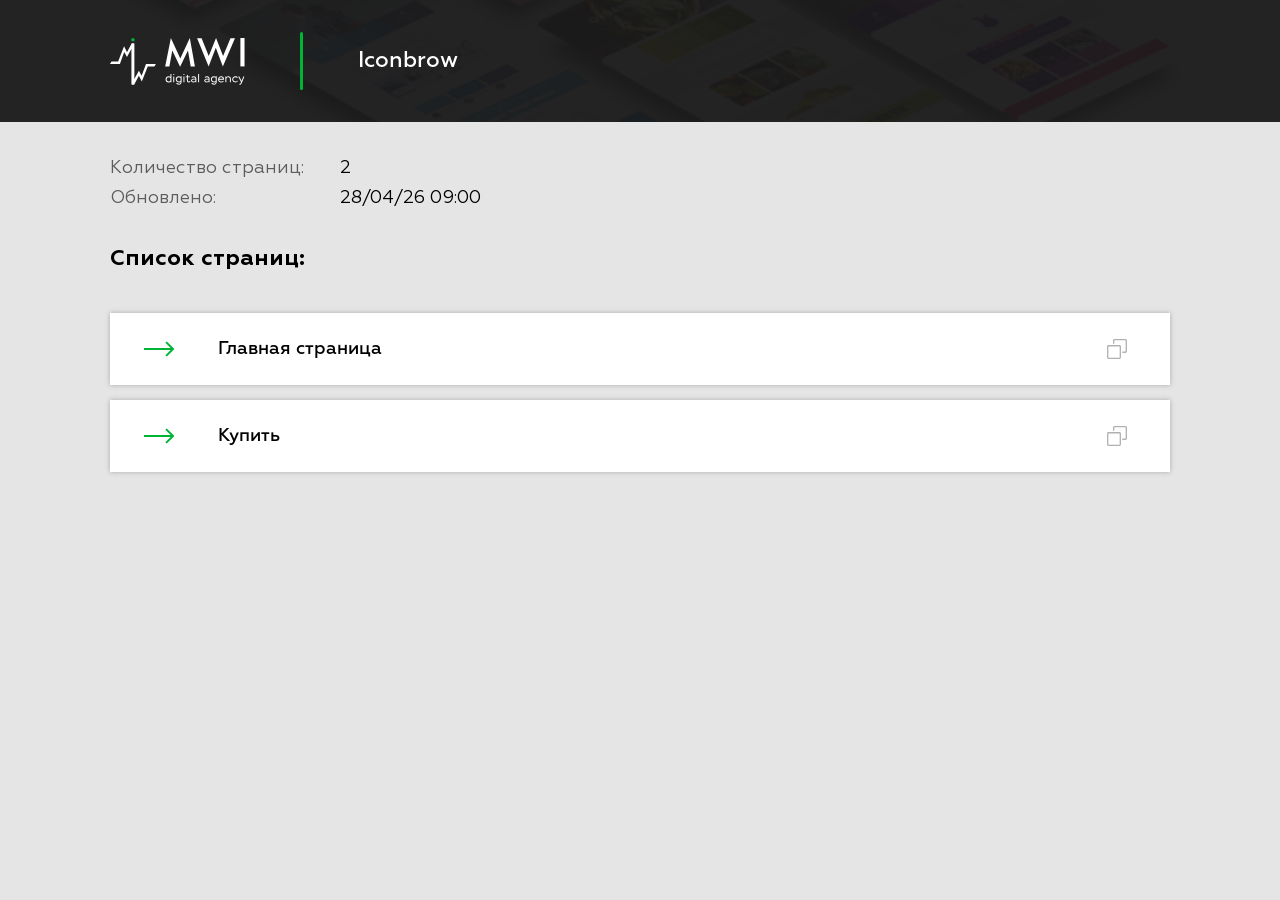
<file: index.html>
<!DOCTYPE html>
<html lang="ru">
	<head>
		<meta http-equiv="Content-Type" content="text/html; charset=utf-8">
		<!-- Переключение IE в последнию версию, на случай если в настройках пользователя стоит меньшая -->
		<meta http-equiv="X-UA-Compatible" content="IE=edge">

		<!-- Адаптирование страницы для мобильных устройств -->
		<meta name="viewport" content="width=device-width, initial-scale=1, maximum-scale=1">

		<!-- Запрет распознования номера телефона -->
		<meta name="format-detection" content="telephone=no">
		<meta name="SKYPE_TOOLBAR" content ="SKYPE_TOOLBAR_PARSER_COMPATIBLE">

		<!-- Заголовок страницы -->
		<title>Digital-агентство полного цикла. Создание и продвижение сайтов, SEO-оптимизация и контекстная реклама, а также комплексная поддержка</title>

		<!-- Данное значение часто используют(использовали) поисковые системы -->
		<meta name="description" content="">
		<meta name="keywords" content="">

		<!-- Традиционная иконка сайта, размер 16x16, прозрачность поддерживается. Рекомендуемый формат: .ico или .png -->
		<link rel="shortcut icon" href="images/favicon.ico">

		<!-- Подключение файлов стилей -->
		<link rel="stylesheet" href="stubMwi_css/stubMwi.css">
	</head>

	<body>
		<!-- Основная часть -->
		<div class="heade_stub">
			<div class="cont_stub">
				<div class="logo">
					<div>
						<img src="stubMwi_img/mwiLogo.svg" alt="">
					</div>
				</div>

				<div class="sep"></div>

				<div class="name_stub">Iconbrow</div>
			</div>
		</div>


		<section class="section_stub">
			<div class="cont_stub">
				<div class="info">
					<div class="line">
						<div class="desc">Количество страниц:</div>

						<div class="val">2</div>
					</div>

					<div class="line">
						<div class="desc">Обновлено:</div>

						<div class="val">28/04/26 09:00</div>
					</div>
				</div>

				<div class="title">Список страниц:</div>

				<div class="pages">
					<a href="main.html" class="page tooltip">
						Главная страница

						<button type="button" class="copy" data-href-link="main.html"></button>

						<span class="tooltip_text">Ссылка скопирована</span>
					</a>
					<a href="buy.html" class="page tooltip">
						Купить

						<button type="button" class="copy" data-href-link="main.html"></button>

						<span class="tooltip_text">Ссылка скопирована</span>
					</a>
				</div>
			</div>
		</section>
		<!-- End Основная часть -->


		<!-- Подключение javascript файлов -->
		<script src="https:/code.jquery.com/jquery-3.5.1.min.js" integrity="sha256-9/aliU8dGd2tb6OSsuzixeV4y/faTqgFtohetphbbj0=" crossorigin="anonymous"></script>

		<script>
			$(function(){
				$('body').on('click', '.pages .page .copy', function(e) {
					e.preventDefault()
					$(this).parent().addClass('show')
					let value = $(this).data('href-link')

					let $temp = $("<input>")

					$("body").append($temp)

					$temp.val(value).select()

					document.execCommand("copy")

					$temp.remove()

					setTimeout(function(){
						$('.pages .page').removeClass('show')
					}, 1000)
				})
			})
		</script>
	</body>
</html>
</file>
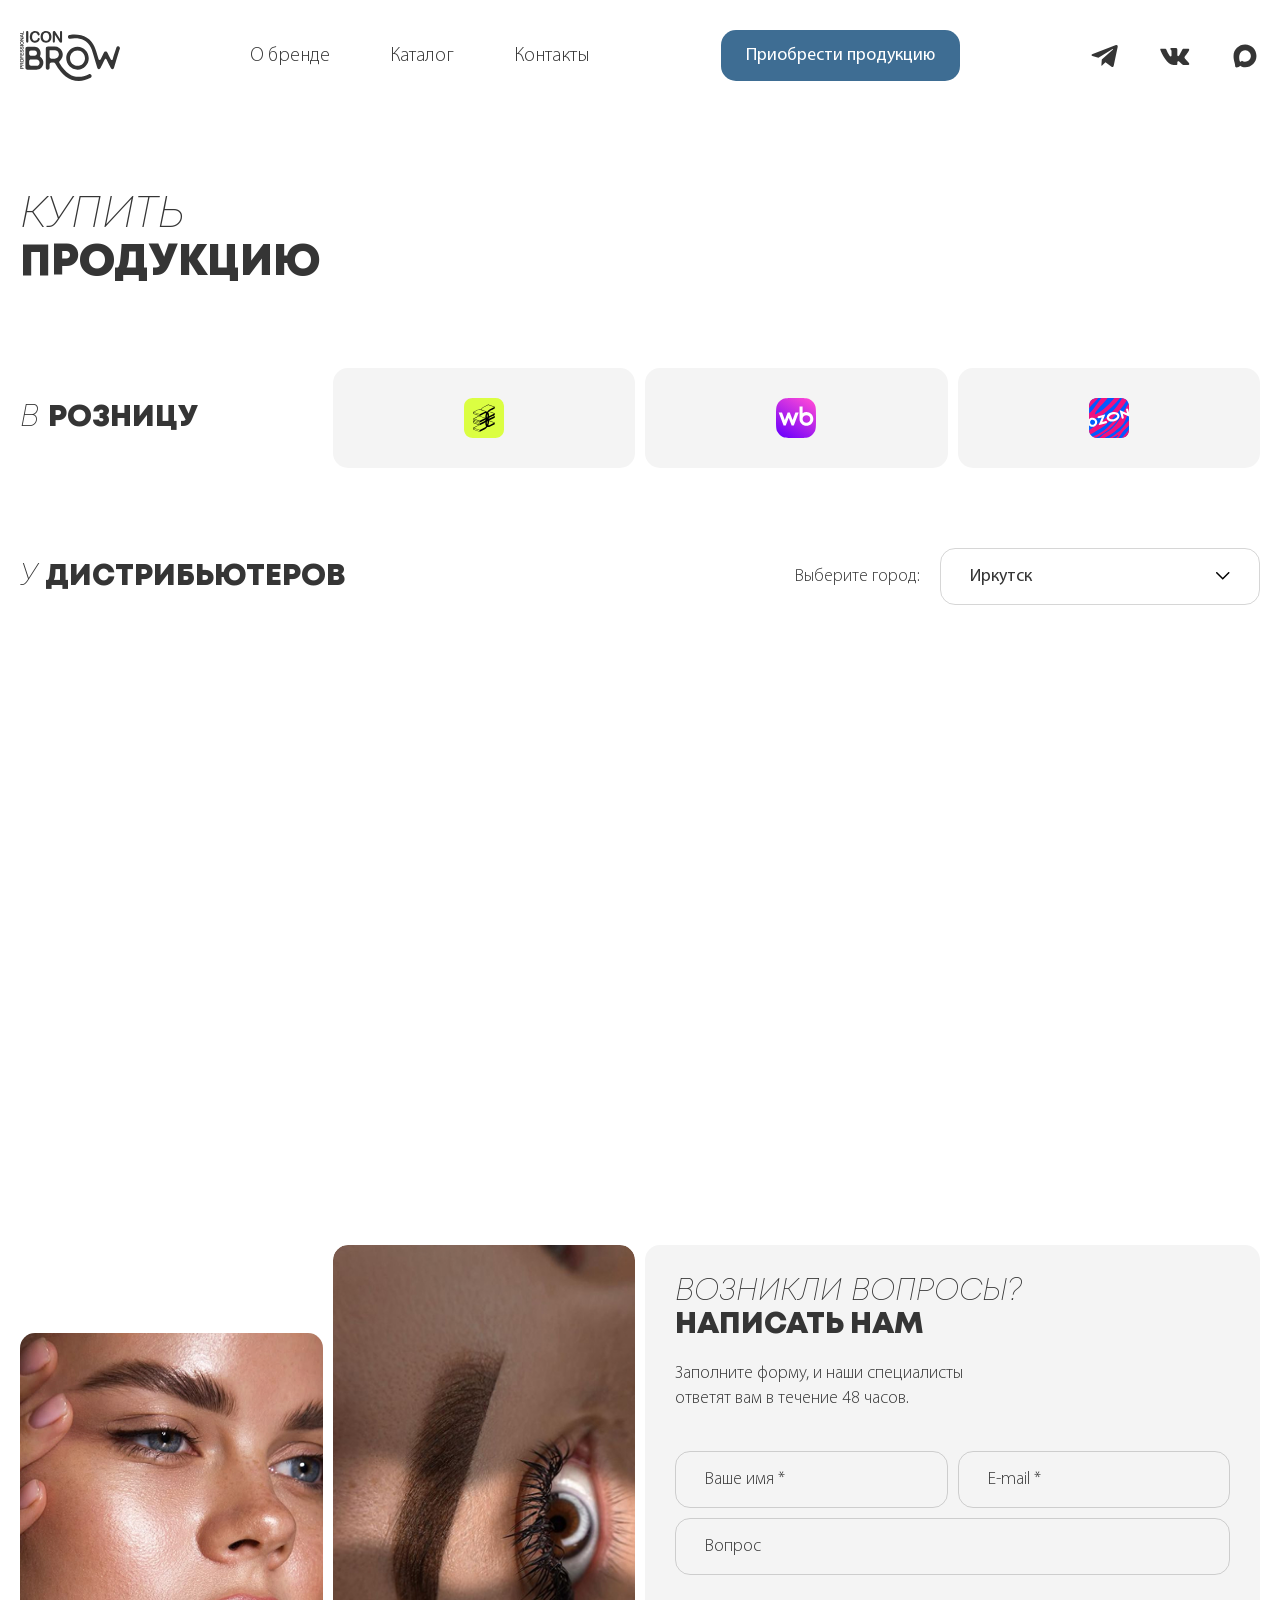
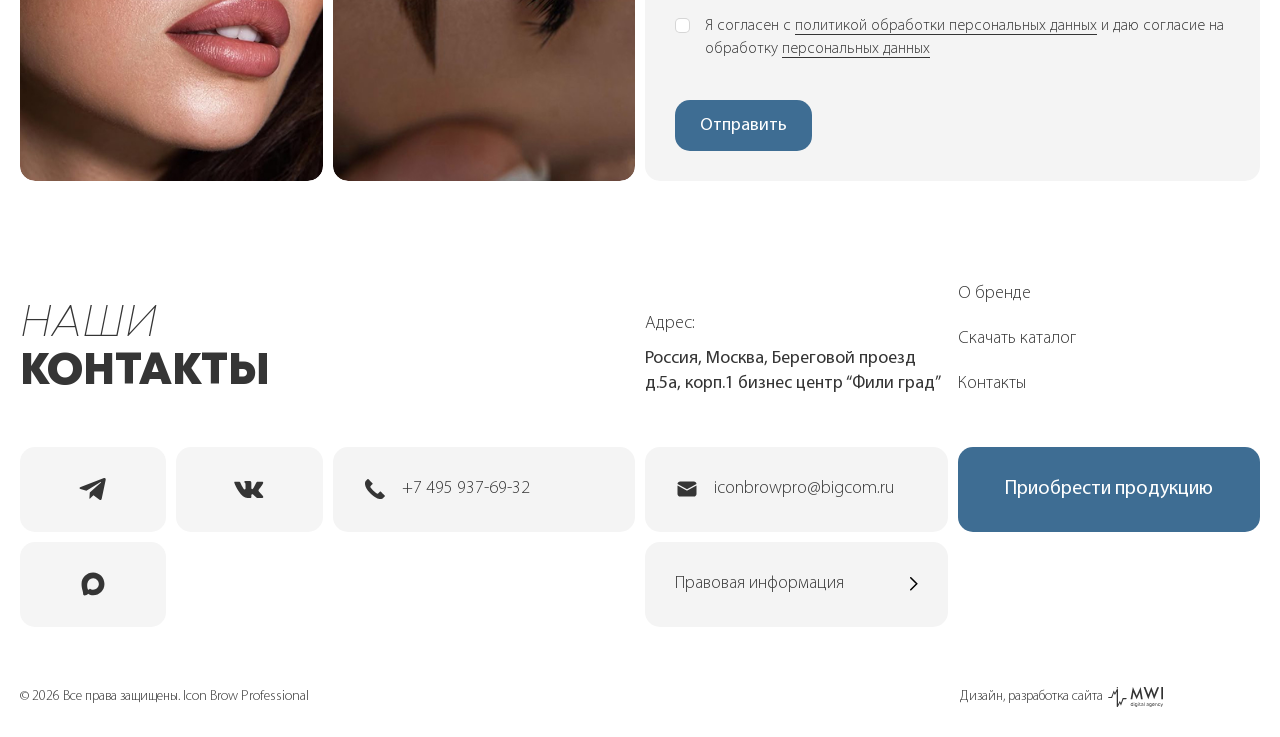
<file: buy.html>
<!DOCTYPE html>
<html lang="ru">
	<head>
		<meta http-equiv="Content-Type" content="text/html; charset=utf-8">
		<!-- Переключение IE в последнию версию, на случай если в настройках пользователя стоит меньшая -->
		<meta http-equiv="X-UA-Compatible" content="IE=edge">

		<!-- Адаптирование страницы для мобильных устройств -->
		<meta name="viewport" content="width=device-width, initial-scale=1, maximum-scale=1">

		<!-- Запрет распознования номера телефона -->
		<meta name="format-detection" content="telephone=no">
		<meta name="SKYPE_TOOLBAR" content ="SKYPE_TOOLBAR_PARSER_COMPATIBLE">

		<!-- Заголовок страницы -->
		<title>Title</title>

		<!-- Данное значение часто используют(использовали) поисковые системы -->
		<meta name="description" content="">
		<meta name="keywords" content="">

		<!-- Традиционная иконка сайта, размер 16x16, прозрачность поддерживается. Рекомендуемый формат: .ico или .png -->
		<link rel="shortcut icon" href="favicon.ico">

		<!-- Подключение файлов стилей -->
		<link rel="stylesheet" href="css/swiper-bundle.min.css">
		<link rel="stylesheet" href="css/wheelSlider.css">
		<link rel="stylesheet" href="css/fancybox.css">
		<link rel="stylesheet" href="css/styles.css">

		<link rel="stylesheet" href="css/response_1400.css" media="(max-width: 1400px)">
		<link rel="stylesheet" href="css/response_1299.css" media="(max-width: 1299px)">
		<link rel="stylesheet" href="css/response_1199.css" media="(max-width: 1199px)">
		<link rel="stylesheet" href="css/response_1023.css" media="(max-width: 1023px)">
		<link rel="stylesheet" href="css/response_767.css" media="(max-width: 767px)">
		<link rel="stylesheet" href="css/response_479.css" media="(max-width: 479px)">
	</head>
	<body>
		<div class="wrap">
			<!-- Шапка -->
			<header class="header _black">
				<div class="cont _flex">
					<div class="heade__logo">
						<a href="/">
							<img src="images/logo-2.svg" alt="">
						</a>
					</div>

					<div class="heade__wrap">
						<nav class="heade__menu _flex">
							<div class="heade__menu-item">
								<a href="/main.html#anchor1" class="heade__menu-link">О бренде</a>
							</div>
							<div class="heade__menu-item">
								<a href="/main.html#anchor2" class="heade__menu-link">Каталог</a>
							</div>
							<div class="heade__menu-item">
								<button type="button" data-anchor="#anchor3" class="heade__menu-link scroll-btn">Контакты</button>
							</div>
						</nav>
					</div>

					<button type="button" data-anchor="#anchor4" class="btn-blue header__btn scroll-btn">Приобрести продукцию</button>

					<div class="header__socials _flex">
						<a href="/" target="_blank">
							<svg viewBox="0 0 30 30" fill="none" xmlns="http://www.w3.org/2000/svg">
								<path d="M27.6571 6.0027L23.6985 24.6712C23.3999 25.9888 22.621 26.3166 21.5142 25.6961L15.4827 21.2514L12.5724 24.0506C12.2505 24.3726 11.981 24.642 11.3603 24.642L11.7936 18.4991L22.9724 8.39773C23.4584 7.96445 22.867 7.72431 22.217 8.15765L8.39723 16.8594L2.44768 14.9973C1.15354 14.5932 1.13016 13.7031 2.71701 13.0824L25.9881 4.11715C27.0655 3.71312 28.0084 4.35717 27.6571 6.0027Z"/>
							</svg>
						</a>
						<a href="/" target="_blank">
							<svg viewBox="0 0 30 30" fill="none" xmlns="http://www.w3.org/2000/svg">
								<path d="M28.1306 7.74684H23.4247C23.2326 7.74684 23.0441 7.80064 22.8793 7.90252C22.7144 8.0044 22.5794 8.15054 22.4886 8.32539C22.4886 8.32539 20.6117 11.8966 20.0088 13.0994C18.3869 16.3352 17.3366 15.3193 17.3366 13.8176V8.63954C17.3366 8.20684 17.1702 7.79187 16.8741 7.48591C16.5779 7.17995 16.1763 7.00806 15.7575 7.00806H12.2192C11.7374 6.97105 11.2543 7.06191 10.8161 7.27203C10.3778 7.48215 9.99873 7.80454 9.71498 8.20858C9.71498 8.20858 11.5116 7.90846 11.5116 10.4095C11.5116 11.0297 11.5426 12.8139 11.5707 14.3103C11.576 14.5308 11.5157 14.7477 11.398 14.9317C11.2802 15.1156 11.1106 15.2579 10.9121 15.3391C10.7136 15.4203 10.4957 15.4367 10.2879 15.386C10.0802 15.3353 9.89243 15.2199 9.75013 15.0554C8.30187 12.9744 7.10223 10.7203 6.17728 8.342C6.09784 8.16409 5.97068 8.01346 5.81087 7.90797C5.65106 7.80248 5.46532 7.74656 5.27568 7.74684C4.25511 7.74684 2.21285 7.74684 1.00003 7.74684C0.882417 7.74601 0.766372 7.7747 0.661861 7.83043C0.557349 7.88616 0.467496 7.96727 0.40002 8.06679C0.332543 8.16631 0.289462 8.28127 0.274476 8.40179C0.259491 8.5223 0.273049 8.64478 0.313987 8.75869C1.61228 12.4379 7.20493 24 13.5884 24H16.2752C16.5567 24 16.8267 23.8845 17.0257 23.6788C17.2248 23.4731 17.3366 23.1942 17.3366 22.9034V21.2272C17.3366 21.017 17.3962 20.8113 17.5079 20.6356C17.6197 20.4598 17.7787 20.3217 17.9655 20.2382C18.1523 20.1548 18.3587 20.1296 18.5592 20.1657C18.7596 20.2019 18.9455 20.2979 19.0938 20.4419L22.3097 23.5636C22.5985 23.8439 22.9799 24 23.3762 24H27.5992C29.636 24 29.636 22.5398 28.5255 21.4099C27.744 20.6147 24.9239 17.5437 24.9239 17.5437C24.6824 17.2852 24.5384 16.946 24.5178 16.5874C24.4973 16.2288 24.6015 15.8744 24.8118 15.5883C25.7234 14.3489 27.2143 12.3203 27.8467 11.4512C28.7109 10.2633 30.2752 7.74684 28.1306 7.74684Z"/>
							</svg>
						</a>
						<a href="/" target="_blank">
							<svg viewBox="0 0 30 30" fill="none" xmlns="http://www.w3.org/2000/svg">
								<path fill-rule="evenodd" clip-rule="evenodd" d="M15.2461 26.3499C12.9959 26.3499 11.9502 26.0214 10.1325 24.7074C8.98274 26.1856 5.34191 27.3409 5.18312 25.3644C5.18312 23.8807 4.85462 22.6269 4.48232 21.2582C4.03886 19.5719 3.53516 17.694 3.53516 14.9729C3.53516 8.47415 8.86778 3.58502 15.1859 3.58502C21.5094 3.58502 26.4643 8.71505 26.4643 15.0331C26.4855 21.2535 21.4664 26.3167 15.2461 26.3499ZM15.3392 9.20231C12.2622 9.04355 9.8642 11.1733 9.33314 14.513C8.89514 17.2779 9.67259 20.645 10.335 20.8202C10.6526 20.8968 11.4519 20.2508 11.9502 19.7526C12.774 20.3217 13.7334 20.6635 14.7315 20.7435C17.9196 20.8969 20.6439 18.4697 20.8579 15.285C20.9825 12.0936 18.5278 9.39044 15.3392 9.2078V9.20231Z"/>
							</svg>
						</a>
					</div>

					<button type="button" class="mob-menu-btn">
						<span></span>
						<span></span>
						<span></span>
					</button>
				</div>
			</header>
			<!-- End Шапка -->

			<div class="main">
				<section class="buy-products _marg" id="anchor4">
					<div class="cont">
						<h1 class="main-title">Купить <br><b>Продукцию</b></h1>

						<div class="buy-products__grid">
							<div class="buy-products__item">
								<div class="middle-title">В <b>Розницу</b></div>
							</div>
							<div class="buy-products__item">
								<a href="/" class="buy-products__link">
									<img data-src="images/shop1.svg" src="images/img_plug.png" alt="" class="lazyload">
								</a>
							</div>
							<div class="buy-products__item">
								<a href="/" class="buy-products__link">
									<img data-src="images/shop2.svg" src="images/img_plug.png" alt="" class="lazyload">
								</a>
							</div>
							<div class="buy-products__item">
								<a href="/" class="buy-products__link">
									<img data-src="images/shop3.svg" src="images/img_plug.png" alt="" class="lazyload">
								</a>
							</div>
						</div>

						<div class="buy-products__flex _flex">
							<div class="middle-title">У <b>дистрибьютеров</b></div>
							<div class="sorting _flex">
								<div class="sorting__name">Выберите город:</div>
								<div class="sorting__select select-wrap">
									<select>
										<option value="1">Иркутск</option>
										<option value="2">Иркутск 2</option>
										<option value="3">Иркутск 3</option>
										<option value="4">Иркутск 4</option>
										<option value="5">Иркутск 5</option>
									</select>
								</div>
							</div>
						</div>

						<div class="map">
							<script type="text/javascript" charset="utf-8" async src="https://api-maps.yandex.ru/services/constructor/1.0/js/?um=constructor%3Af69d1cf69b4cdeaf3b29273cc198d69275a9e771385f627e9af216a1f7335ca8&amp;width=100%25&amp;height=100%25&amp;lang=ru_RU&amp;scroll=true"></script>
						</div>
					</div>
				</section>

				<section class="section-form _marg">
					<div class="cont">
						<div class="section-form__grid">
							<div class="section-form__item">
								<div class="section-form__img">
									<img data-src="images/tmp/img1.jpg" src="images/img_plug.png" alt="" class="lazyload">
								</div>
							</div>
							<div class="section-form__item">
								<div class="section-form__img">
									<img data-src="images/tmp/img2.jpg" src="images/img_plug.png" alt="" class="lazyload">
								</div>
							</div>
							<div class="section-form__item">
								<form action="" class="form">
									<div class="form__top">
										<div class="middle-title">ВОЗНИКЛИ ВОПРОСЫ? <br><b>НАПИСАТЬ НАМ</b></div>

										<div class="form__subtitle">Заполните форму, и наши специалисты <br>ответят вам в течение 48 часов.</div>
									</div>

									<div class="form__flex _flex">
										<div class="form__line">
											<div class="form__field">
												<input type="text" value="" placeholder="Ваше имя *" class="form__input">
											</div>
										</div>
										<div class="form__line">
											<div class="form__field">
												<input type="email" value="" placeholder="E-mail *" class="form__input">
											</div>
										</div>
									</div>
									<div class="form__line">
										<div class="form__field">
											<textarea name="" placeholder="Вопрос" class="form__textarea"></textarea>
										</div>
									</div>
									<div class="checkbox checkbox_agree">
										<label class="checkbox__label">
											<input type="checkbox" name="">

											<span class="checkbox__text">
												Я согласен с <a href="/" target="_blank">политикой обработки персональных данных</a> и даю согласие на обработку <a href="/" target="_blank">персональных данных</a>
											</span>
										</label>
									</div>
									<div class="form__submit">
										<button type="submit" class="form__submit-btn btn-blue btn-blue_h">Отправить</button>
									</div>
								</form>
							</div>
						</div>
					</div>
				</section>

				<section class="contacts _marg" id="anchor3">
					<div class="cont">
						<div class="contacts__grid">
							<div class="contacts__item"></div>
							<div class="contacts__item contacts__item_pad contacts__item_pad_end">
								<div class="main-title">наши <br><b>кОНТАКТЫ</b></div>
							</div>
							<div class="contacts__item contacts__item_pad contacts__item_pad_end">
								<div class="contacts__title">Адрес:</div>
								<div class="contacts__desc">Россия, Москва, Береговой проезд д.5а, <br>корп.1 бизнес центр “Фили град”</div>
							</div>
							<div class="contacts__item contacts__item_pad contacts__item_pad_end">
								<nav class="nav">
									<div class="nav__item">
										<a href="/" class="nav__link">О бренде</a>
									</div>
									<div class="nav__item">
										<a href="/" class="nav__link">Скачать каталог</a>
									</div>
									<div class="nav__item">
										<a href="/" class="nav__link">Контакты</a>
									</div>
								</nav>
							</div>
							<div class="contacts__item contacts__item_socials">
								<div class="contacts__socials _flex">
									<a href="/" target="_blank">
										<svg viewBox="0 0 30 30" fill="none" xmlns="http://www.w3.org/2000/svg">
											<path d="M27.6571 6.0027L23.6985 24.6712C23.3999 25.9888 22.621 26.3166 21.5142 25.6961L15.4827 21.2514L12.5724 24.0506C12.2505 24.3726 11.981 24.642 11.3603 24.642L11.7936 18.4991L22.9724 8.39773C23.4584 7.96445 22.867 7.72431 22.217 8.15765L8.39723 16.8594L2.44768 14.9973C1.15354 14.5932 1.13016 13.7031 2.71701 13.0824L25.9881 4.11715C27.0655 3.71312 28.0084 4.35717 27.6571 6.0027Z"/>
										</svg>
									</a>
									<a href="/" target="_blank">
										<svg viewBox="0 0 30 30" fill="none" xmlns="http://www.w3.org/2000/svg">
											<path d="M28.1306 7.74684H23.4247C23.2326 7.74684 23.0441 7.80064 22.8793 7.90252C22.7144 8.0044 22.5794 8.15054 22.4886 8.32539C22.4886 8.32539 20.6117 11.8966 20.0088 13.0994C18.3869 16.3352 17.3366 15.3193 17.3366 13.8176V8.63954C17.3366 8.20684 17.1702 7.79187 16.8741 7.48591C16.5779 7.17995 16.1763 7.00806 15.7575 7.00806H12.2192C11.7374 6.97105 11.2543 7.06191 10.8161 7.27203C10.3778 7.48215 9.99873 7.80454 9.71498 8.20858C9.71498 8.20858 11.5116 7.90846 11.5116 10.4095C11.5116 11.0297 11.5426 12.8139 11.5707 14.3103C11.576 14.5308 11.5157 14.7477 11.398 14.9317C11.2802 15.1156 11.1106 15.2579 10.9121 15.3391C10.7136 15.4203 10.4957 15.4367 10.2879 15.386C10.0802 15.3353 9.89243 15.2199 9.75013 15.0554C8.30187 12.9744 7.10223 10.7203 6.17728 8.342C6.09784 8.16409 5.97068 8.01346 5.81087 7.90797C5.65106 7.80248 5.46532 7.74656 5.27568 7.74684C4.25511 7.74684 2.21285 7.74684 1.00003 7.74684C0.882417 7.74601 0.766372 7.7747 0.661861 7.83043C0.557349 7.88616 0.467496 7.96727 0.40002 8.06679C0.332543 8.16631 0.289462 8.28127 0.274476 8.40179C0.259491 8.5223 0.273049 8.64478 0.313987 8.75869C1.61228 12.4379 7.20493 24 13.5884 24H16.2752C16.5567 24 16.8267 23.8845 17.0257 23.6788C17.2248 23.4731 17.3366 23.1942 17.3366 22.9034V21.2272C17.3366 21.017 17.3962 20.8113 17.5079 20.6356C17.6197 20.4598 17.7787 20.3217 17.9655 20.2382C18.1523 20.1548 18.3587 20.1296 18.5592 20.1657C18.7596 20.2019 18.9455 20.2979 19.0938 20.4419L22.3097 23.5636C22.5985 23.8439 22.9799 24 23.3762 24H27.5992C29.636 24 29.636 22.5398 28.5255 21.4099C27.744 20.6147 24.9239 17.5437 24.9239 17.5437C24.6824 17.2852 24.5384 16.946 24.5178 16.5874C24.4973 16.2288 24.6015 15.8744 24.8118 15.5883C25.7234 14.3489 27.2143 12.3203 27.8467 11.4512C28.7109 10.2633 30.2752 7.74684 28.1306 7.74684Z"/>
										</svg>
									</a>
									<a href="/" target="_blank">
										<svg viewBox="0 0 30 30" fill="none" xmlns="http://www.w3.org/2000/svg">
											<path fill-rule="evenodd" clip-rule="evenodd" d="M15.2461 26.3499C12.9959 26.3499 11.9502 26.0214 10.1325 24.7074C8.98274 26.1856 5.34191 27.3409 5.18312 25.3644C5.18312 23.8807 4.85462 22.6269 4.48232 21.2582C4.03886 19.5719 3.53516 17.694 3.53516 14.9729C3.53516 8.47415 8.86778 3.58502 15.1859 3.58502C21.5094 3.58502 26.4643 8.71505 26.4643 15.0331C26.4855 21.2535 21.4664 26.3167 15.2461 26.3499ZM15.3392 9.20231C12.2622 9.04355 9.8642 11.1733 9.33314 14.513C8.89514 17.2779 9.67259 20.645 10.335 20.8202C10.6526 20.8968 11.4519 20.2508 11.9502 19.7526C12.774 20.3217 13.7334 20.6635 14.7315 20.7435C17.9196 20.8969 20.6439 18.4697 20.8579 15.285C20.9825 12.0936 18.5278 9.39044 15.3392 9.2078V9.20231Z"/>
										</svg>
									</a>
								</div>
							</div>
							<div class="contacts__item contacts__item_big">
								<div class="contacts__item-col contacts__item-col_nomob">
									<a href="tel:+74959376932" class="contacts__tel">
										<span>+7 495 937-69-32</span>
									</a>
								</div>
								<div class="contacts__item-col">
									<a href="mailto:iconbrowpro@bigcom.ru" class="contacts__mail">
										<span>iconbrowpro@bigcom.ru</span>
									</a>
									
									<a href="tel:+74959376932" class="contacts__tel contacts__tel_mob">
										<span>+7 495 937-69-32</span>
									</a>

									<button type="button" data-content="#legal-information" data-open-modal class="contacts__legal">
										<span>Правовая информация</span>
									</button>
								</div>
							</div>
							<div class="contacts__item">
								<button type="button" data-anchor="#anchor4" class="btn-blue contacts__btn-blue scroll-btn">Приобрести продукцию</button>
							</div>
						</div>
					</div>
				</section>
			</div>


			<footer class="footer">
				<div class="cont">
					<div class="footer__flex _flex">
						<div class="footer__copy">&copy; 2026 Все права защищены. Icon Brow Professional</div>
						<div class="footer__creator">
							<span>Дизайн, разработка сайта</span>
							<a href="/" class="footer__creator-logo">
								<img src="images/creator.svg" alt="">
							</a>
						</div>
					</div>
				</div>
			</footer>
		</div>


		<div id="legal-information" class="modal">
			<div class="modal__wrap">
				<button type="button" data-close-modal class="modal__close">
					<svg viewBox="0 0 24 24" fill="none" xmlns="http://www.w3.org/2000/svg">
						<path d="M20 20L4 4.00003M20 4L4.00002 20" stroke-width="1.5" stroke-linecap="round" />
					</svg>
				</button>

				<div class="modal__box">
					<div class="modal__title small-title">Правовая <br><b>информация</b></div>

					<div class="legal-information">
						<a href="/" class="legal-information__link">
							<span>Публичная оферта</span>
						</a>
						<a href="/" class="legal-information__link">
							<span>Пользовательское соглашение</span>
						</a>
						<a href="/" class="legal-information__link">
							<span>Политика конфиденциальности</span>
						</a>
						<a href="/" class="legal-information__link">
							<span>Реквизиты</span>
						</a>
						<a href="/" class="legal-information__link">
							<span>Лицензия</span>
						</a>
					</div>
				</div>
			</div>
		</div>

		<div class="supports-error">
			Ваш браузер устарел рекомендуем обновить его до последней версии<br> или использовать другой более современный.
		</div>


		<!-- Подключение javascript файлов -->
		<script src="js/jquery-3.5.0.min.js"></script>

		<script src="js/swiper-bundle.min.js"></script>
		<script src="js/wheelSlider.js"></script>
		<script src="js/fancybox.js"></script>
		<script src="js/inputmask.min.js"></script>
		<script src="js/nice-select.js"></script>

		<script src="js/functions.js"></script>
		<script src="js/scripts.js"></script>
	</body>
</html>
</file>
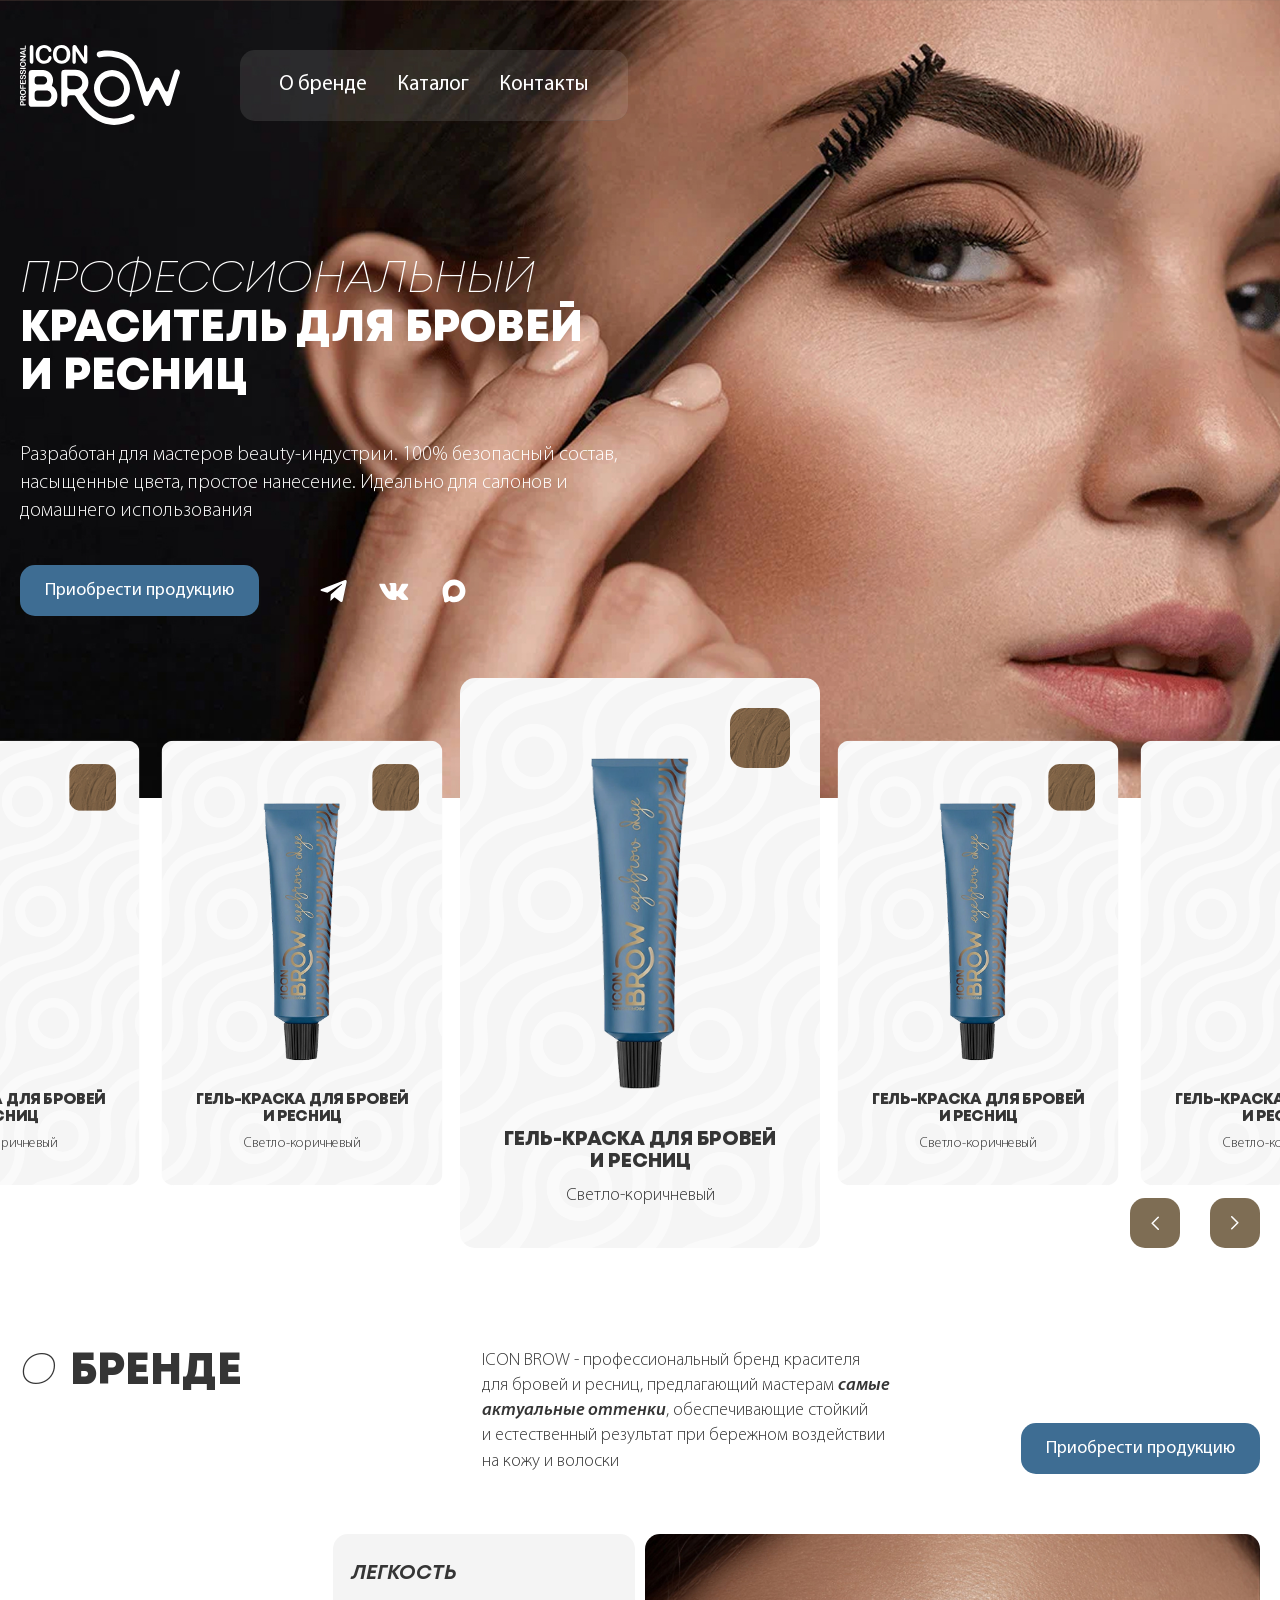
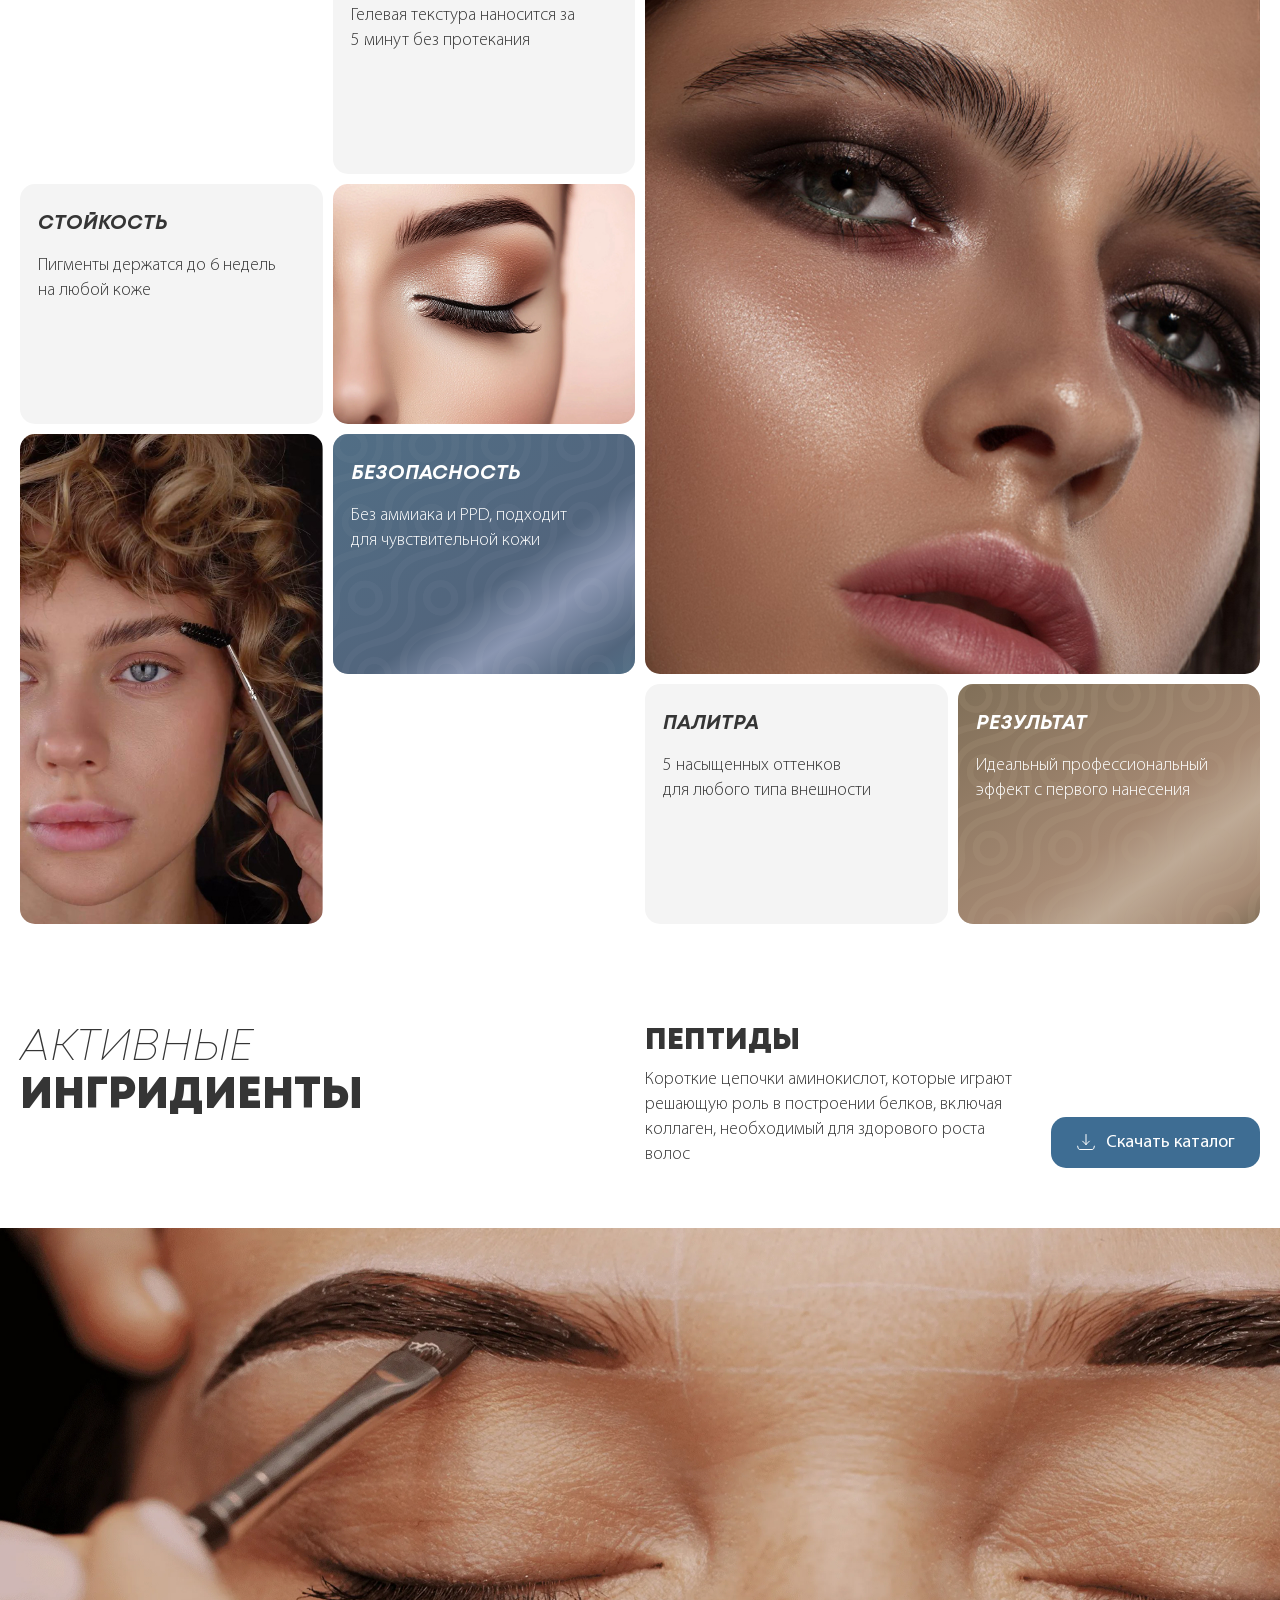
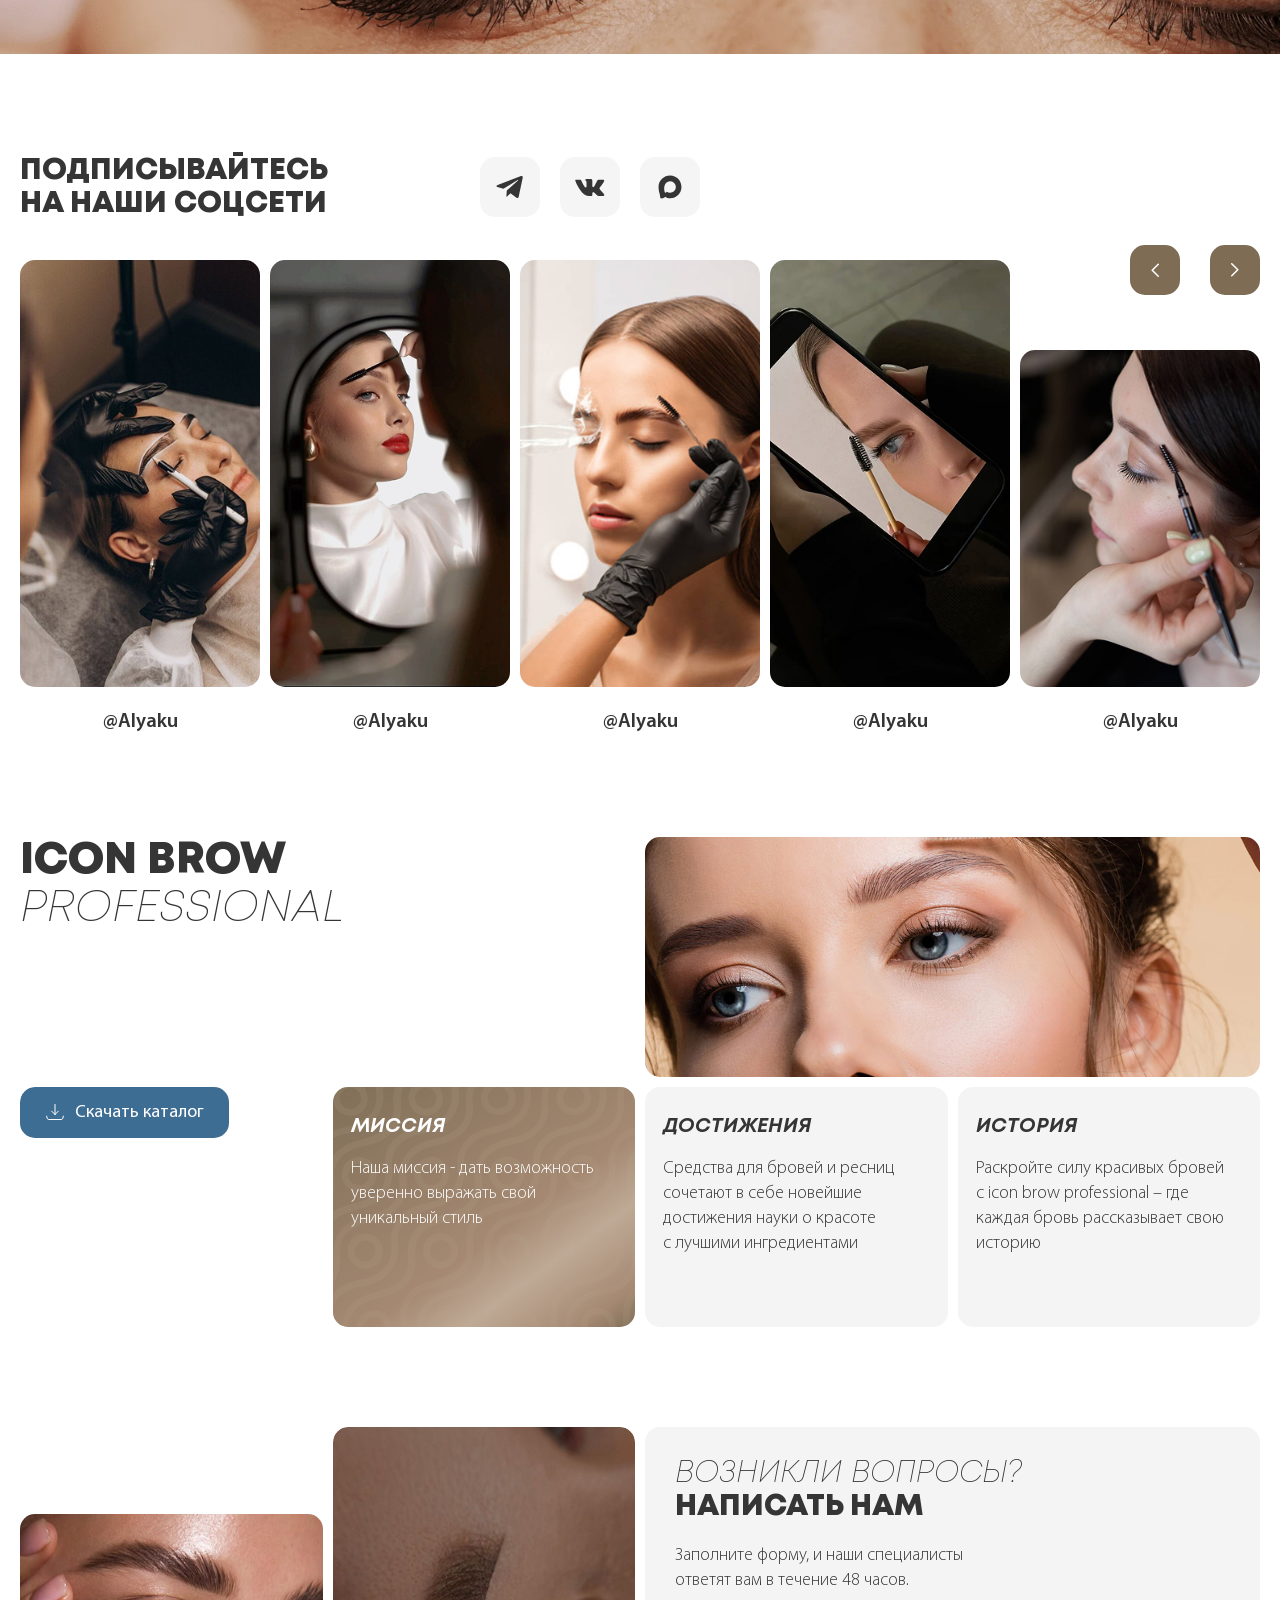
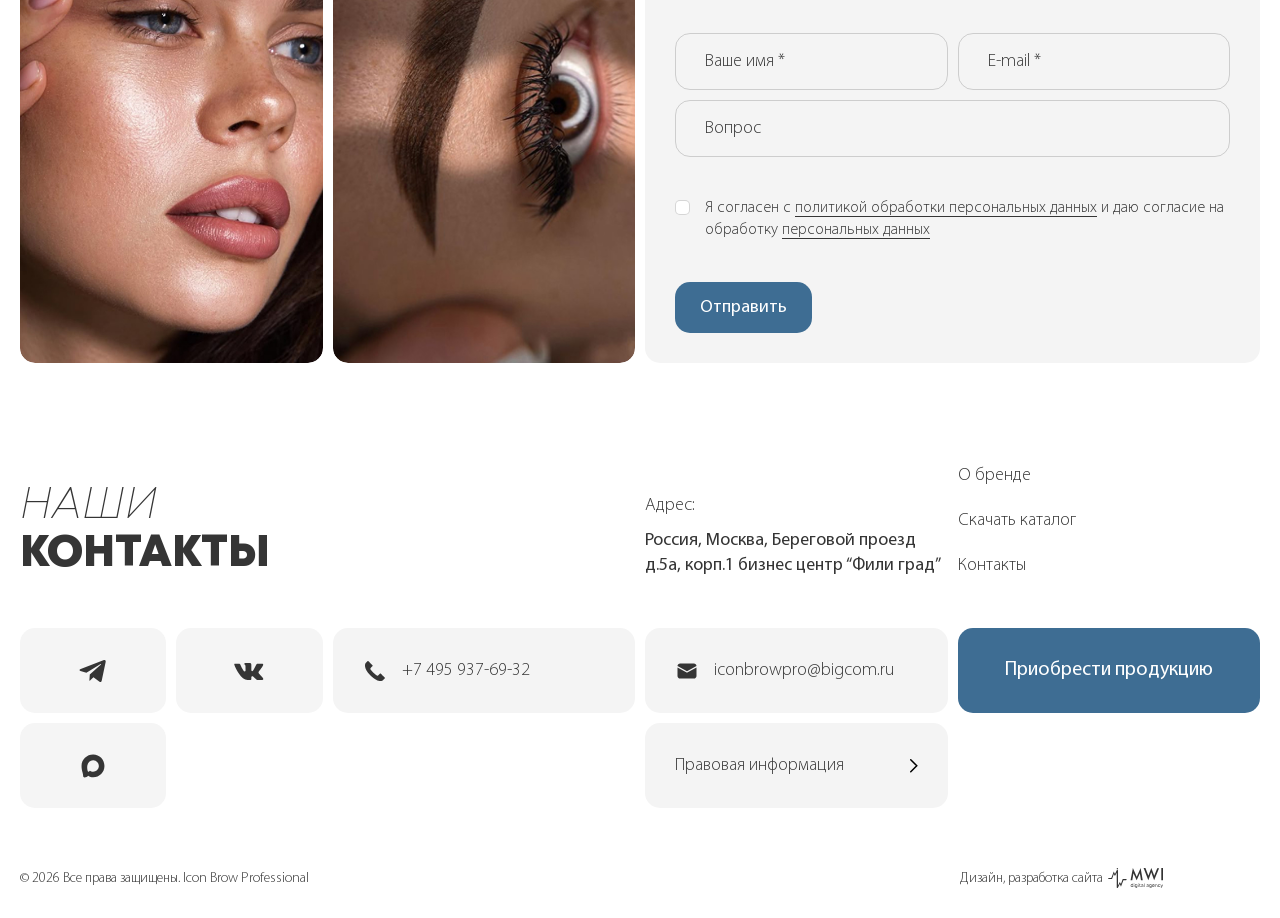
<file: main.html>
<!DOCTYPE html>
<html lang="ru">
	<head>
		<meta http-equiv="Content-Type" content="text/html; charset=utf-8">
		<!-- Переключение IE в последнию версию, на случай если в настройках пользователя стоит меньшая -->
		<meta http-equiv="X-UA-Compatible" content="IE=edge">

		<!-- Адаптирование страницы для мобильных устройств -->
		<meta name="viewport" content="width=device-width, initial-scale=1, maximum-scale=1">

		<!-- Запрет распознования номера телефона -->
		<meta name="format-detection" content="telephone=no">
		<meta name="SKYPE_TOOLBAR" content ="SKYPE_TOOLBAR_PARSER_COMPATIBLE">

		<!-- Заголовок страницы -->
		<title>Title</title>

		<!-- Данное значение часто используют(использовали) поисковые системы -->
		<meta name="description" content="">
		<meta name="keywords" content="">

		<!-- Традиционная иконка сайта, размер 16x16, прозрачность поддерживается. Рекомендуемый формат: .ico или .png -->
		<link rel="shortcut icon" href="favicon.ico">

		<!-- Подключение файлов стилей -->
		<link rel="stylesheet" href="css/swiper-bundle.min.css">
		<link rel="stylesheet" href="css/wheelSlider.css">
		<link rel="stylesheet" href="css/fancybox.css">
		<link rel="stylesheet" href="css/styles.css">

		<link rel="stylesheet" href="css/response_1400.css" media="(max-width: 1400px)">
		<link rel="stylesheet" href="css/response_1299.css" media="(max-width: 1299px)">
		<link rel="stylesheet" href="css/response_1199.css" media="(max-width: 1199px)">
		<link rel="stylesheet" href="css/response_1023.css" media="(max-width: 1023px)">
		<link rel="stylesheet" href="css/response_767.css" media="(max-width: 767px)">
		<link rel="stylesheet" href="css/response_479.css" media="(max-width: 479px)">
	</head>
	<body>
		<div class="wrap">
			<!-- Шапка -->
			<header class="header">
				<div class="cont _flex">
					<div class="heade__logo">
						<a href="/">
							<img src="images/logo.svg" alt="">
						</a>
					</div>

					<div class="heade__wrap">
						<nav class="heade__menu _flex">
							<div class="heade__menu-item">
								<button type="button" data-anchor="#anchor1" class="heade__menu-link scroll-btn">О бренде</button>
							</div>
							<div class="heade__menu-item">
								<button type="button" data-anchor="#anchor2" class="heade__menu-link scroll-btn">Каталог</button>
							</div>
							<div class="heade__menu-item">
								<button type="button" data-anchor="#anchor3" class="heade__menu-link scroll-btn">Контакты</button>
							</div>
						</nav>
					</div>

					<button type="button" class="mob-menu-btn">
						<span></span>
						<span></span>
						<span></span>
					</button>
				</div>
			</header>
			<!-- End Шапка -->

			<div class="main">
				<section class="main-bammer">
					<img data-src="images/tmp/main-banner.jpg" src="images/img_plug.png" alt="" class="lazyload main-bammer__img">
					<div class="cont">
						<div class="main-bammer__pad">
							<div class="main-bammer__box">
								<div class="main-bammer__title">Профессиональный <b>краситель для бровей и ресниц</b></div>

								<div class="main-bammer__desc">Разработан для мастеров beauty-индустрии. 100% безопасный состав, насыщенные цвета, простое нанесение. Идеально для салонов и домашнего использования</div>

								<div class="main-bammer__bot _flex">
									<div class="main-bammer__btn">
										<a href="/buy.html#anchor4" class="btn-blue">Приобрести продукцию</a>
									</div>
									<div class="main-bammer__socials _flex">
										<a href="/" target="_blank">
											<svg viewBox="0 0 30 30" fill="none" xmlns="http://www.w3.org/2000/svg">
												<path d="M27.6571 6.0027L23.6985 24.6712C23.3999 25.9888 22.621 26.3166 21.5142 25.6961L15.4827 21.2514L12.5724 24.0506C12.2505 24.3726 11.981 24.642 11.3603 24.642L11.7936 18.4991L22.9724 8.39773C23.4584 7.96445 22.867 7.72431 22.217 8.15765L8.39723 16.8594L2.44768 14.9973C1.15354 14.5932 1.13016 13.7031 2.71701 13.0824L25.9881 4.11715C27.0655 3.71312 28.0084 4.35717 27.6571 6.0027Z"/>
											</svg>
										</a>
										<a href="/" target="_blank">
											<svg viewBox="0 0 30 30" fill="none" xmlns="http://www.w3.org/2000/svg">
												<path d="M28.1306 7.74684H23.4247C23.2326 7.74684 23.0441 7.80064 22.8793 7.90252C22.7144 8.0044 22.5794 8.15054 22.4886 8.32539C22.4886 8.32539 20.6117 11.8966 20.0088 13.0994C18.3869 16.3352 17.3366 15.3193 17.3366 13.8176V8.63954C17.3366 8.20684 17.1702 7.79187 16.8741 7.48591C16.5779 7.17995 16.1763 7.00806 15.7575 7.00806H12.2192C11.7374 6.97105 11.2543 7.06191 10.8161 7.27203C10.3778 7.48215 9.99873 7.80454 9.71498 8.20858C9.71498 8.20858 11.5116 7.90846 11.5116 10.4095C11.5116 11.0297 11.5426 12.8139 11.5707 14.3103C11.576 14.5308 11.5157 14.7477 11.398 14.9317C11.2802 15.1156 11.1106 15.2579 10.9121 15.3391C10.7136 15.4203 10.4957 15.4367 10.2879 15.386C10.0802 15.3353 9.89243 15.2199 9.75013 15.0554C8.30187 12.9744 7.10223 10.7203 6.17728 8.342C6.09784 8.16409 5.97068 8.01346 5.81087 7.90797C5.65106 7.80248 5.46532 7.74656 5.27568 7.74684C4.25511 7.74684 2.21285 7.74684 1.00003 7.74684C0.882417 7.74601 0.766372 7.7747 0.661861 7.83043C0.557349 7.88616 0.467496 7.96727 0.40002 8.06679C0.332543 8.16631 0.289462 8.28127 0.274476 8.40179C0.259491 8.5223 0.273049 8.64478 0.313987 8.75869C1.61228 12.4379 7.20493 24 13.5884 24H16.2752C16.5567 24 16.8267 23.8845 17.0257 23.6788C17.2248 23.4731 17.3366 23.1942 17.3366 22.9034V21.2272C17.3366 21.017 17.3962 20.8113 17.5079 20.6356C17.6197 20.4598 17.7787 20.3217 17.9655 20.2382C18.1523 20.1548 18.3587 20.1296 18.5592 20.1657C18.7596 20.2019 18.9455 20.2979 19.0938 20.4419L22.3097 23.5636C22.5985 23.8439 22.9799 24 23.3762 24H27.5992C29.636 24 29.636 22.5398 28.5255 21.4099C27.744 20.6147 24.9239 17.5437 24.9239 17.5437C24.6824 17.2852 24.5384 16.946 24.5178 16.5874C24.4973 16.2288 24.6015 15.8744 24.8118 15.5883C25.7234 14.3489 27.2143 12.3203 27.8467 11.4512C28.7109 10.2633 30.2752 7.74684 28.1306 7.74684Z"/>
											</svg>
										</a>
										<a href="/" target="_blank">
											<svg viewBox="0 0 30 30" fill="none" xmlns="http://www.w3.org/2000/svg">
												<path fill-rule="evenodd" clip-rule="evenodd" d="M15.2461 26.3499C12.9959 26.3499 11.9502 26.0214 10.1325 24.7074C8.98274 26.1856 5.34191 27.3409 5.18312 25.3644C5.18312 23.8807 4.85462 22.6269 4.48232 21.2582C4.03886 19.5719 3.53516 17.694 3.53516 14.9729C3.53516 8.47415 8.86778 3.58502 15.1859 3.58502C21.5094 3.58502 26.4643 8.71505 26.4643 15.0331C26.4855 21.2535 21.4664 26.3167 15.2461 26.3499ZM15.3392 9.20231C12.2622 9.04355 9.8642 11.1733 9.33314 14.513C8.89514 17.2779 9.67259 20.645 10.335 20.8202C10.6526 20.8968 11.4519 20.2508 11.9502 19.7526C12.774 20.3217 13.7334 20.6635 14.7315 20.7435C17.9196 20.8969 20.6439 18.4697 20.8579 15.285C20.9825 12.0936 18.5278 9.39044 15.3392 9.2078V9.20231Z"/>
											</svg>
										</a>
									</div>
								</div>
							</div>
						</div>
					</div>
				</section>

				<section class="products" id="anchor2">
					<div class="cont">
						<div class="products__wrap">
							<div class="products__slider">
								<div class="products__slider-wrap wheelSlider-container">
									<div class="wheelSlider-item product">
										<div class="product__color">
											<img data-src="images/tmp/product_color1.jpg" src="images/img_plug.png" alt="" class="lazyload">
										</div>
										<div class="product__img">
											<img data-src="images/tmp/product1.png" src="images/img_plug.png" alt="" class="lazyload">
										</div>
										<div class="product__name">Гель-Краска для бровей и&nbsp;ресниц</div>
										<div class="product__desc">Светло-коричневый</div>
									</div>
									<div class="wheelSlider-item product">
										<div class="product__color">
											<img data-src="images/tmp/product_color1.jpg" src="images/img_plug.png" alt="" class="lazyload">
										</div>
										<div class="product__img">
											<img data-src="images/tmp/product1.png" src="images/img_plug.png" alt="" class="lazyload">
										</div>
										<div class="product__name">Гель-Краска для бровей и&nbsp;ресниц</div>
										<div class="product__desc">Светло-коричневый</div>
									</div>
									<div class="wheelSlider-item product">
										<div class="product__color">
											<img data-src="images/tmp/product_color1.jpg" src="images/img_plug.png" alt="" class="lazyload">
										</div>
										<div class="product__img">
											<img data-src="images/tmp/product1.png" src="images/img_plug.png" alt="" class="lazyload">
										</div>
										<div class="product__name">Гель-Краска для бровей и&nbsp;ресниц</div>
										<div class="product__desc">Светло-коричневый</div>
									</div>
									<div class="wheelSlider-item product">
										<div class="product__color">
											<img data-src="images/tmp/product_color1.jpg" src="images/img_plug.png" alt="" class="lazyload">
										</div>
										<div class="product__img">
											<img data-src="images/tmp/product1.png" src="images/img_plug.png" alt="" class="lazyload">
										</div>
										<div class="product__name">Гель-Краска для бровей и&nbsp;ресниц</div>
										<div class="product__desc">Светло-коричневый</div>
									</div>
									<div class="wheelSlider-item product">
										<div class="product__color">
											<img data-src="images/tmp/product_color1.jpg" src="images/img_plug.png" alt="" class="lazyload">
										</div>
										<div class="product__img">
											<img data-src="images/tmp/product1.png" src="images/img_plug.png" alt="" class="lazyload">
										</div>
										<div class="product__name">Гель-Краска для бровей и&nbsp;ресниц</div>
										<div class="product__desc">Светло-коричневый</div>
									</div>
									<div class="wheelSlider-item product">
										<div class="product__color">
											<img data-src="images/tmp/product_color1.jpg" src="images/img_plug.png" alt="" class="lazyload">
										</div>
										<div class="product__img">
											<img data-src="images/tmp/product1.png" src="images/img_plug.png" alt="" class="lazyload">
										</div>
										<div class="product__name">Гель-Краска для бровей и&nbsp;ресниц</div>
										<div class="product__desc">Светло-коричневый</div>
									</div>
									<div class="wheelSlider-item product">
										<div class="product__color">
											<img data-src="images/tmp/product_color1.jpg" src="images/img_plug.png" alt="" class="lazyload">
										</div>
										<div class="product__img">
											<img data-src="images/tmp/product1.png" src="images/img_plug.png" alt="" class="lazyload">
										</div>
										<div class="product__name">Гель-Краска для бровей и&nbsp;ресниц</div>
										<div class="product__desc">Светло-коричневый</div>
									</div>
								</div>
							</div>
						</div>
					</div>
				</section>

				<section class="main-about _marg" id="anchor1">
					<div class="cont">
						<div class="main-about__top _flex">
							<div class="main-title main-about__main-title">О <b>БРЕНДЕ</b></div>

							<div class="main-subtitle main-about__main-subtitle">ICON BROW - профессиональный бренд красителя для бровей и ресниц, предлагающий мастерам <b>самые актуальные оттенки</b>, обеспечивающие стойкий и естественный  результат при бережном воздействии на кожу и волоски</div>

							<div class="main-about__btn">
								<a href="/buy.html#anchor4" class="btn-blue">Приобрести продукцию</a>
							</div>
						</div>

						<div class="main-about__grid">
							<div class="main-about__item"></div>
							<div class="main-about__item main-about__item_pad">
								<div class="professional__title">Легкость</div>
								<div class="professional__desc">Гелевая текстура наносится за <br>5&nbsp;минут без протекания</div>
							</div>
							<div class="main-about__item">
								<img data-src="images/tmp/about_img2.jpg" src="images/img_plug.png" alt="" class="lazyload main-about__img main-about__img2">
							</div>
							<div class="main-about__item main-about__item_pad">
								<div class="professional__title">Стойкость</div>
								<div class="professional__desc">Пигменты держатся до 6 недель <br>на&nbsp;любой коже</div>
							</div>
							<div class="main-about__item">
								<img data-src="images/tmp/about_img1.jpg" src="images/img_plug.png" alt="" class="lazyload main-about__img">
							</div>
							<div class="main-about__item">
								<img data-src="images/tmp/about_img3.jpg" src="images/img_plug.png" alt="" class="lazyload main-about__img">
							</div>
							<div class="main-about__item main-about__item_pad main-about__item_bg2">
								<div class="professional__title">Безопасность</div>
								<div class="professional__desc">Без аммиака и PPD, подходит <br>для&nbsp;чувствительной кожи</div>
							</div>
							<div class="main-about__item"></div>
							<div class="main-about__item main-about__item_pad">
								<div class="professional__title">Палитра</div>
								<div class="professional__desc">5 насыщенных оттенков <br>для&nbsp;любого типа внешности</div>
							</div>
							<div class="main-about__item main-about__item_pad main-about__item_bg">
								<div class="professional__title">Результат</div>
								<div class="professional__desc">Идеальный профессиональный <br>эффект с&nbsp;первого нанесения</div>
							</div>
						</div>
					</div>
				</section>

				<section class="ingredients _marg">
					<div class="cont">
						<div class="ingredients__top _flex">
							<div class="main-title ingredients__main-title">Активные <br><b>ингридиенты</b></div>

							<div class="ingredients__colr _flex">
								<div class="ingredients__wrap">
									<div class="small-title"><b>пептиды</b></div>
									<div class="ingredients__desc">Короткие цепочки аминокислот,  которые играют решающую роль в  построении белков, включая коллаген, необходимый для здорового роста волос</div>
								</div>
								<div class="ingredients__btn">
									<a href="/" class="btn-blue">
										<span class="btn-blue__download">Скачать каталог</span>
									</a>
								</div>
							</div>
						</div>
					</div>

					<img data-src="images/tmp/banner1.jpg" src="images/img_plug.png" alt="" class="lazyload ingredients__banner">
				</section>

				<section class="section-socials _marg">
					<div class="cont">
						<div class="section-socials__top _flex">
							<div class="small-title section-socials__small-title"><b>Подписывайтесь <br>на наши соцсети</b></div>

							<div class="section-socials__socials _flex">
								<a href="/" target="_blank">
									<svg viewBox="0 0 30 30" fill="none" xmlns="http://www.w3.org/2000/svg">
										<path d="M27.6571 6.0027L23.6985 24.6712C23.3999 25.9888 22.621 26.3166 21.5142 25.6961L15.4827 21.2514L12.5724 24.0506C12.2505 24.3726 11.981 24.642 11.3603 24.642L11.7936 18.4991L22.9724 8.39773C23.4584 7.96445 22.867 7.72431 22.217 8.15765L8.39723 16.8594L2.44768 14.9973C1.15354 14.5932 1.13016 13.7031 2.71701 13.0824L25.9881 4.11715C27.0655 3.71312 28.0084 4.35717 27.6571 6.0027Z"/>
									</svg>
								</a>
								<a href="/" target="_blank">
									<svg viewBox="0 0 30 30" fill="none" xmlns="http://www.w3.org/2000/svg">
										<path d="M28.1306 7.74684H23.4247C23.2326 7.74684 23.0441 7.80064 22.8793 7.90252C22.7144 8.0044 22.5794 8.15054 22.4886 8.32539C22.4886 8.32539 20.6117 11.8966 20.0088 13.0994C18.3869 16.3352 17.3366 15.3193 17.3366 13.8176V8.63954C17.3366 8.20684 17.1702 7.79187 16.8741 7.48591C16.5779 7.17995 16.1763 7.00806 15.7575 7.00806H12.2192C11.7374 6.97105 11.2543 7.06191 10.8161 7.27203C10.3778 7.48215 9.99873 7.80454 9.71498 8.20858C9.71498 8.20858 11.5116 7.90846 11.5116 10.4095C11.5116 11.0297 11.5426 12.8139 11.5707 14.3103C11.576 14.5308 11.5157 14.7477 11.398 14.9317C11.2802 15.1156 11.1106 15.2579 10.9121 15.3391C10.7136 15.4203 10.4957 15.4367 10.2879 15.386C10.0802 15.3353 9.89243 15.2199 9.75013 15.0554C8.30187 12.9744 7.10223 10.7203 6.17728 8.342C6.09784 8.16409 5.97068 8.01346 5.81087 7.90797C5.65106 7.80248 5.46532 7.74656 5.27568 7.74684C4.25511 7.74684 2.21285 7.74684 1.00003 7.74684C0.882417 7.74601 0.766372 7.7747 0.661861 7.83043C0.557349 7.88616 0.467496 7.96727 0.40002 8.06679C0.332543 8.16631 0.289462 8.28127 0.274476 8.40179C0.259491 8.5223 0.273049 8.64478 0.313987 8.75869C1.61228 12.4379 7.20493 24 13.5884 24H16.2752C16.5567 24 16.8267 23.8845 17.0257 23.6788C17.2248 23.4731 17.3366 23.1942 17.3366 22.9034V21.2272C17.3366 21.017 17.3962 20.8113 17.5079 20.6356C17.6197 20.4598 17.7787 20.3217 17.9655 20.2382C18.1523 20.1548 18.3587 20.1296 18.5592 20.1657C18.7596 20.2019 18.9455 20.2979 19.0938 20.4419L22.3097 23.5636C22.5985 23.8439 22.9799 24 23.3762 24H27.5992C29.636 24 29.636 22.5398 28.5255 21.4099C27.744 20.6147 24.9239 17.5437 24.9239 17.5437C24.6824 17.2852 24.5384 16.946 24.5178 16.5874C24.4973 16.2288 24.6015 15.8744 24.8118 15.5883C25.7234 14.3489 27.2143 12.3203 27.8467 11.4512C28.7109 10.2633 30.2752 7.74684 28.1306 7.74684Z"/>
									</svg>
								</a>
								<a href="/" target="_blank">
									<svg viewBox="0 0 30 30" fill="none" xmlns="http://www.w3.org/2000/svg">
										<path fill-rule="evenodd" clip-rule="evenodd" d="M15.2461 26.3499C12.9959 26.3499 11.9502 26.0214 10.1325 24.7074C8.98274 26.1856 5.34191 27.3409 5.18312 25.3644C5.18312 23.8807 4.85462 22.6269 4.48232 21.2582C4.03886 19.5719 3.53516 17.694 3.53516 14.9729C3.53516 8.47415 8.86778 3.58502 15.1859 3.58502C21.5094 3.58502 26.4643 8.71505 26.4643 15.0331C26.4855 21.2535 21.4664 26.3167 15.2461 26.3499ZM15.3392 9.20231C12.2622 9.04355 9.8642 11.1733 9.33314 14.513C8.89514 17.2779 9.67259 20.645 10.335 20.8202C10.6526 20.8968 11.4519 20.2508 11.9502 19.7526C12.774 20.3217 13.7334 20.6635 14.7315 20.7435C17.9196 20.8969 20.6439 18.4697 20.8579 15.285C20.9825 12.0936 18.5278 9.39044 15.3392 9.2078V9.20231Z"/>
									</svg>
								</a>
							</div>
						</div>

						<div class="section-socials__slider swiper swiper_visible">
							<div class="swiper-wrapper">
								<div class="swiper-slide">
									<a href="/" class="section-socials__post">
										<span class="section-socials__post-img">
											<img data-src="images/tmp/post_img1.jpg" src="images/img_plug.png" alt="" class="lazyload">
										</span>

										<span class="section-socials__post-name">@Alyaku</span>
									</a>
								</div>
								<div class="swiper-slide">
									<a href="/" class="section-socials__post">
										<span class="section-socials__post-img">
											<img data-src="images/tmp/post_img2.jpg" src="images/img_plug.png" alt="" class="lazyload">
										</span>

										<span class="section-socials__post-name">@Alyaku</span>
									</a>
								</div>
								<div class="swiper-slide">
									<a href="/" class="section-socials__post">
										<span class="section-socials__post-img">
											<img data-src="images/tmp/post_img3.jpg" src="images/img_plug.png" alt="" class="lazyload">
										</span>

										<span class="section-socials__post-name">@Alyaku</span>
									</a>
								</div>
								<div class="swiper-slide">
									<a href="/" class="section-socials__post">
										<span class="section-socials__post-img">
											<img data-src="images/tmp/post_img4.jpg" src="images/img_plug.png" alt="" class="lazyload">
										</span>

										<span class="section-socials__post-name">@Alyaku</span>
									</a>
								</div>
								<div class="swiper-slide">
									<a href="/" class="section-socials__post">
										<span class="section-socials__post-img">
											<img data-src="images/tmp/post_img5.jpg" src="images/img_plug.png" alt="" class="lazyload">
										</span>

										<span class="section-socials__post-name">@Alyaku</span>
									</a>
								</div>
								<div class="swiper-slide">
									<a href="/" class="section-socials__post">
										<span class="section-socials__post-img">
											<img data-src="images/tmp/post_img6.jpg" src="images/img_plug.png" alt="" class="lazyload">
										</span>

										<span class="section-socials__post-name">@Alyaku</span>
									</a>
								</div>
								<div class="swiper-slide">
									<a href="/" class="section-socials__post">
										<span class="section-socials__post-img">
											<img data-src="images/tmp/post_img1.jpg" src="images/img_plug.png" alt="" class="lazyload">
										</span>

										<span class="section-socials__post-name">@Alyaku</span>
									</a>
								</div>
								<div class="swiper-slide">
									<a href="/" class="section-socials__post">
										<span class="section-socials__post-img">
											<img data-src="images/tmp/post_img2.jpg" src="images/img_plug.png" alt="" class="lazyload">
										</span>

										<span class="section-socials__post-name">@Alyaku</span>
									</a>
								</div>
								<div class="swiper-slide">
									<a href="/" class="section-socials__post">
										<span class="section-socials__post-img">
											<img data-src="images/tmp/post_img3.jpg" src="images/img_plug.png" alt="" class="lazyload">
										</span>

										<span class="section-socials__post-name">@Alyaku</span>
									</a>
								</div>
							</div>

							<button type="button" class="slider-button-prev _top"></button>
							<button type="button" class="slider-button-next _top"></button>
						</div>
					</div>
				</section>

				<section class="professional _marg">
					<div class="cont">
						<div class="professional__grid">
							<div class="professional__item">
								<div class="main-title"><b>ICON BROW</b> <br>PROFESSIONAL</div>
							</div>
							<div class="professional__item">
								<img data-src="images/tmp/professional_img1.jpg" src="images/img_plug.png" alt="" class="lazyload professional__img">
							</div>
							<div class="professional__item">
								<a href="/" class="btn-blue">
									<span class="btn-blue__download">Скачать каталог</span>
								</a>
							</div>
							<div class="professional__item professional__item_pad professional__item_bg">
								<div class="professional__title">Миссия</div>
								<div class="professional__desc">Наша миссия - дать возможность  уверенно выражать свой  уникальный стиль</div>
							</div>
							<div class="professional__item professional__item_pad">
								<div class="professional__title">Достижения</div>
								<div class="professional__desc">Средства для бровей и ресниц  сочетают в себе новейшие достижения науки о красоте с лучшими ингредиентами</div>
							</div>
							<div class="professional__item professional__item_pad">
								<div class="professional__title">История</div>
								<div class="professional__desc">Раскройте силу красивых бровей  с icon brow professional  – где каждая бровь рассказывает свою историю</div>
							</div>
						</div>
					</div>
				</section>

				<section class="section-form _marg">
					<div class="cont">
						<div class="section-form__grid">
							<div class="section-form__item">
								<div class="section-form__img">
									<img data-src="images/tmp/img1.jpg" src="images/img_plug.png" alt="" class="lazyload">
								</div>
							</div>
							<div class="section-form__item">
								<div class="section-form__img">
									<img data-src="images/tmp/img2.jpg" src="images/img_plug.png" alt="" class="lazyload">
								</div>
							</div>
							<div class="section-form__item">
								<form action="" class="form">
									<div class="form__top">
										<div class="middle-title">ВОЗНИКЛИ ВОПРОСЫ? <br><b>НАПИСАТЬ НАМ</b></div>

										<div class="form__subtitle">Заполните форму, и наши специалисты <br>ответят вам в течение 48 часов.</div>
									</div>

									<div class="form__flex _flex">
										<div class="form__line">
											<div class="form__field">
												<input type="text" value="" placeholder="Ваше имя *" class="form__input">
											</div>
										</div>
										<div class="form__line">
											<div class="form__field">
												<input type="email" value="" placeholder="E-mail *" class="form__input">
											</div>
										</div>
									</div>
									<div class="form__line">
										<div class="form__field">
											<textarea name="" placeholder="Вопрос" class="form__textarea"></textarea>
										</div>
									</div>
									<div class="checkbox checkbox_agree">
										<label class="checkbox__label">
											<input type="checkbox" name="">

											<span class="checkbox__text">
												Я согласен с <a href="/" target="_blank">политикой обработки персональных данных</a> и даю согласие на обработку <a href="/" target="_blank">персональных данных</a>
											</span>
										</label>
									</div>
									<div class="form__submit">
										<button type="submit" class="form__submit-btn btn-blue btn-blue_h">Отправить</button>
									</div>
								</form>
							</div>
						</div>
					</div>
				</section>

				<section class="contacts _marg" id="anchor3">
					<div class="cont">
						<div class="contacts__grid">
							<div class="contacts__item"></div>
							<div class="contacts__item contacts__item_pad contacts__item_pad_end">
								<div class="main-title">наши <br><b>кОНТАКТЫ</b></div>
							</div>
							<div class="contacts__item contacts__item_pad contacts__item_pad_end">
								<div class="contacts__title">Адрес:</div>
								<div class="contacts__desc">Россия, Москва, Береговой проезд д.5а, <br>корп.1 бизнес центр “Фили град”</div>
							</div>
							<div class="contacts__item contacts__item_pad contacts__item_pad_end">
								<nav class="nav">
									<div class="nav__item">
										<a href="/" class="nav__link">О бренде</a>
									</div>
									<div class="nav__item">
										<a href="/" class="nav__link">Скачать каталог</a>
									</div>
									<div class="nav__item">
										<a href="/" class="nav__link">Контакты</a>
									</div>
								</nav>
							</div>
							<div class="contacts__item contacts__item_socials">
								<div class="contacts__socials _flex">
									<a href="/" target="_blank">
										<svg viewBox="0 0 30 30" fill="none" xmlns="http://www.w3.org/2000/svg">
											<path d="M27.6571 6.0027L23.6985 24.6712C23.3999 25.9888 22.621 26.3166 21.5142 25.6961L15.4827 21.2514L12.5724 24.0506C12.2505 24.3726 11.981 24.642 11.3603 24.642L11.7936 18.4991L22.9724 8.39773C23.4584 7.96445 22.867 7.72431 22.217 8.15765L8.39723 16.8594L2.44768 14.9973C1.15354 14.5932 1.13016 13.7031 2.71701 13.0824L25.9881 4.11715C27.0655 3.71312 28.0084 4.35717 27.6571 6.0027Z"/>
										</svg>
									</a>
									<a href="/" target="_blank">
										<svg viewBox="0 0 30 30" fill="none" xmlns="http://www.w3.org/2000/svg">
											<path d="M28.1306 7.74684H23.4247C23.2326 7.74684 23.0441 7.80064 22.8793 7.90252C22.7144 8.0044 22.5794 8.15054 22.4886 8.32539C22.4886 8.32539 20.6117 11.8966 20.0088 13.0994C18.3869 16.3352 17.3366 15.3193 17.3366 13.8176V8.63954C17.3366 8.20684 17.1702 7.79187 16.8741 7.48591C16.5779 7.17995 16.1763 7.00806 15.7575 7.00806H12.2192C11.7374 6.97105 11.2543 7.06191 10.8161 7.27203C10.3778 7.48215 9.99873 7.80454 9.71498 8.20858C9.71498 8.20858 11.5116 7.90846 11.5116 10.4095C11.5116 11.0297 11.5426 12.8139 11.5707 14.3103C11.576 14.5308 11.5157 14.7477 11.398 14.9317C11.2802 15.1156 11.1106 15.2579 10.9121 15.3391C10.7136 15.4203 10.4957 15.4367 10.2879 15.386C10.0802 15.3353 9.89243 15.2199 9.75013 15.0554C8.30187 12.9744 7.10223 10.7203 6.17728 8.342C6.09784 8.16409 5.97068 8.01346 5.81087 7.90797C5.65106 7.80248 5.46532 7.74656 5.27568 7.74684C4.25511 7.74684 2.21285 7.74684 1.00003 7.74684C0.882417 7.74601 0.766372 7.7747 0.661861 7.83043C0.557349 7.88616 0.467496 7.96727 0.40002 8.06679C0.332543 8.16631 0.289462 8.28127 0.274476 8.40179C0.259491 8.5223 0.273049 8.64478 0.313987 8.75869C1.61228 12.4379 7.20493 24 13.5884 24H16.2752C16.5567 24 16.8267 23.8845 17.0257 23.6788C17.2248 23.4731 17.3366 23.1942 17.3366 22.9034V21.2272C17.3366 21.017 17.3962 20.8113 17.5079 20.6356C17.6197 20.4598 17.7787 20.3217 17.9655 20.2382C18.1523 20.1548 18.3587 20.1296 18.5592 20.1657C18.7596 20.2019 18.9455 20.2979 19.0938 20.4419L22.3097 23.5636C22.5985 23.8439 22.9799 24 23.3762 24H27.5992C29.636 24 29.636 22.5398 28.5255 21.4099C27.744 20.6147 24.9239 17.5437 24.9239 17.5437C24.6824 17.2852 24.5384 16.946 24.5178 16.5874C24.4973 16.2288 24.6015 15.8744 24.8118 15.5883C25.7234 14.3489 27.2143 12.3203 27.8467 11.4512C28.7109 10.2633 30.2752 7.74684 28.1306 7.74684Z"/>
										</svg>
									</a>
									<a href="/" target="_blank">
										<svg viewBox="0 0 30 30" fill="none" xmlns="http://www.w3.org/2000/svg">
											<path fill-rule="evenodd" clip-rule="evenodd" d="M15.2461 26.3499C12.9959 26.3499 11.9502 26.0214 10.1325 24.7074C8.98274 26.1856 5.34191 27.3409 5.18312 25.3644C5.18312 23.8807 4.85462 22.6269 4.48232 21.2582C4.03886 19.5719 3.53516 17.694 3.53516 14.9729C3.53516 8.47415 8.86778 3.58502 15.1859 3.58502C21.5094 3.58502 26.4643 8.71505 26.4643 15.0331C26.4855 21.2535 21.4664 26.3167 15.2461 26.3499ZM15.3392 9.20231C12.2622 9.04355 9.8642 11.1733 9.33314 14.513C8.89514 17.2779 9.67259 20.645 10.335 20.8202C10.6526 20.8968 11.4519 20.2508 11.9502 19.7526C12.774 20.3217 13.7334 20.6635 14.7315 20.7435C17.9196 20.8969 20.6439 18.4697 20.8579 15.285C20.9825 12.0936 18.5278 9.39044 15.3392 9.2078V9.20231Z"/>
										</svg>
									</a>
								</div>
							</div>
							<div class="contacts__item contacts__item_big">
								<div class="contacts__item-col contacts__item-col_nomob">
									<a href="tel:+74959376932" class="contacts__tel">
										<span>+7 495 937-69-32</span>
									</a>
								</div>
								<div class="contacts__item-col">
									<a href="mailto:iconbrowpro@bigcom.ru" class="contacts__mail">
										<span>iconbrowpro@bigcom.ru</span>
									</a>
									
									<a href="tel:+74959376932" class="contacts__tel contacts__tel_mob">
										<span>+7 495 937-69-32</span>
									</a>

									<button type="button" data-content="#legal-information" data-open-modal class="contacts__legal">
										<span>Правовая информация</span>
									</button>
								</div>
							</div>
							<div class="contacts__item">
								<a href="/buy.html#anchor4" class="btn-blue contacts__btn-blue">Приобрести продукцию</a>
							</div>
						</div>
					</div>
				</section>
			</div>


			<footer class="footer">
				<div class="cont">
					<div class="footer__flex _flex">
						<div class="footer__copy">&copy; 2026 Все права защищены. Icon Brow Professional</div>
						<div class="footer__creator">
							<span>Дизайн, разработка сайта</span>
							<a href="/" class="footer__creator-logo">
								<img src="images/creator.svg" alt="">
							</a>
						</div>
					</div>
				</div>
			</footer>
		</div>


		<div id="legal-information" class="modal">
			<div class="modal__wrap">
				<button type="button" data-close-modal class="modal__close">
					<svg viewBox="0 0 24 24" fill="none" xmlns="http://www.w3.org/2000/svg">
						<path d="M20 20L4 4.00003M20 4L4.00002 20" stroke-width="1.5" stroke-linecap="round" />
					</svg>
				</button>

				<div class="modal__box">
					<div class="modal__title small-title">Правовая <br><b>информация</b></div>

					<div class="legal-information">
						<a href="/" class="legal-information__link">
							<span>Публичная оферта</span>
						</a>
						<a href="/" class="legal-information__link">
							<span>Пользовательское соглашение</span>
						</a>
						<a href="/" class="legal-information__link">
							<span>Политика конфиденциальности</span>
						</a>
						<a href="/" class="legal-information__link">
							<span>Реквизиты</span>
						</a>
						<a href="/" class="legal-information__link">
							<span>Лицензия</span>
						</a>
					</div>
				</div>
			</div>
		</div>

		<div class="supports-error">
			Ваш браузер устарел рекомендуем обновить его до последней версии<br> или использовать другой более современный.
		</div>


		<!-- Подключение javascript файлов -->
		<script src="js/jquery-3.5.0.min.js"></script>

		<script src="js/swiper-bundle.min.js"></script>
		<script src="js/wheelSlider.js"></script>
		<script src="js/fancybox.js"></script>
		<script src="js/inputmask.min.js"></script>
		<script src="js/nice-select.js"></script>

		<script src="js/functions.js"></script>
		<script src="js/scripts.js"></script>
	</body>
</html>
</file>
<file: stubMwi_css/stubMwi.css>
@font-face
{
    font-family: 'Geometria';
    font-weight: normal;
    font-style: normal;

    font-display: swap;
    src: url('../stubMwi_fonts/Geometria.woff') format('woff'),
    url('../stubMwi_fonts/Geometria.ttf') format('truetype');
}

@font-face
{
    font-family: 'Geometria';
    font-weight: 500;
    font-style: normal;

    font-display: swap;
    src: url('../stubMwi_fonts/Geometria-Medium.woff') format('woff'),
    url('../stubMwi_fonts/Geometria-Medium.ttf') format('truetype');
}

@font-face
{
    font-family: 'Geometria';
    font-weight: 700;
    font-style: normal;

    font-display: swap;
    src: url('../stubMwi_fonts/Geometria-Bold.woff') format('woff'),
    url('../stubMwi_fonts/Geometria-Bold.ttf') format('truetype');
}


*
{
    box-sizing: border-box;
    margin: 0;
    padding: 0;
}

*:before,
*:after
{
    box-sizing: border-box;
}

img
{
    border: none;
}

textarea
{
    overflow: auto;
}

input,
textarea,
input:active,
textarea:active
{
    -webkit-border-radius: 0;
            border-radius: 0;
         outline: none transparent !important;
    box-shadow: none;

    -webkit-appearance: none;
            appearance: none;
    -moz-outline: none !important;
}

input[type=submit],
button[type=submit],
input[type=reset],
button[type=reset]
{
    -webkit-border-radius: 0;

    -webkit-appearance: none;
}

:focus
{
    outline: none;
}

:hover,
:active
{
    -webkit-tap-highlight-color: rgba(0,0,0,0);
    -webkit-touch-callout: none;
}


::-ms-clear
{
    display: none;
}



/*---------------
    Main styles
---------------*/
html
{
    background: #e5e5e5;

    -webkit-font-smoothing: antialiased;
    -moz-osx-font-smoothing: grayscale;
        -ms-text-size-adjust: 100%;
    -webkit-text-size-adjust: 100%;
}


body
{
    color: #000;
    font: 18px/23px 'Geometria';

    -webkit-tap-highlight-color: transparent;
    -webkit-touch-callout: none;
    -webkit-overflow-scrolling: touch;
    text-rendering: optimizeLegibility;
    text-decoration-skip: objects;
}

.cont_stub
{
    width: 100%;
    max-width: 1090px;
    margin: 0 auto;
    padding: 0 15px;
}


.heade_stub
{
    position: relative;

    padding: 32px 0;

    background: url(../stubMwi_img/bg_headStub.jpg) 50%/cover no-repeat;
}

.heade_stub:before
{
    position: absolute;
    top: 0;
    left: 0;

    width: 100%;
    height: 100%;

    content: '';

    background: rgba(28, 27, 27, .96);
}

.heade_stub .cont_stub
{
    position: relative;

    display: flex;

    justify-content: flex-start;
    align-items: center;
    align-content: center;
    flex-wrap: nowrap;
}

.heade_stub .logo
{
    flex-shrink: 0;
}

.heade_stub .logo a,
.heade_stub .logo img
{
    display: block;

    max-width: 100%;
}

.heade_stub .sep
{
    width: 3px;
    height: 58px;
    margin: 0 55px;

    border-radius: 50px;
    background: #00b536;

    flex-shrink: 0;
}

.heade_stub .name_stub
{
    color: #fff;
    font-size: 22px;
    font-weight: 500;
    line-height: normal;
}


.section_stub
{
    padding: 35px 0;
}

.section_stub .title
{
    font-size: 22px;
    font-weight: 700;
    line-height: 28px;
}

.section_stub .info
{
    margin-bottom: 35px;
}

.section_stub .info .line
{
    display: flex;

    justify-content: flex-start;
    align-items: flex-start;
    align-content: flex-start;
    flex-wrap: nowrap;
}

.section_stub .info .line + .line
{
    margin-top: 7px;
}

.section_stub .info .desc
{
    color: rgba(0,0,0,.6);

    width: 210px;
}

.section_stub .info .val
{
    width: calc(100% - 230px);
    margin-left: 20px;
}

.pages
{
    margin-top: 40px;
}

.pages .page
{
    color: #000;
    font-weight: 500;

    position: relative;

    display: block;
    display: flex;

    min-height: 72px;
    padding: 10px 80px 10px 108px;

    transition: .4s linear;
    text-decoration: none;

    background: #fff;
    box-shadow: 0 0 5px rgba(0, 0, 0, .25);

    justify-content: flex-start;
    align-items: center;
    align-content: center;
    flex-wrap: wrap;
}

.pages .page:hover
{
    color: #00b536;
}

.pages .page + .page
{
    margin-top: 15px;
}

.pages .page:before
{
    position: absolute;
    top: 50%;
    left: 34px;

    width: 30px;
    height: 16px;
    margin-top: -8px;

    content: '';
    transition: .4s linear;

    background: url(../stubMwi_img/arrow_stub.svg) 0 0 no-repeat;
}

.pages .page:hover:before
{
    left: 60px;
}

.pages .page .copy
{
    position: absolute;
    top: 50%;
    right: 43px;

    display: block;

    width: 20px;
    height: 20px;
    margin-top: -10px;

    cursor: pointer;
    transition: .2s linear;

    opacity: .3;
    border: none;
    background: url(../stubMwi_img/copy_stub.svg) 0 0 no-repeat;
}

.pages .page .copy:hover
{
    opacity: 1;
}

.pages .page .tooltip_text
{
    color: #000;
    font-size: 14px;
    line-height: 18px;

    position: absolute;
    z-index: 99;
    right: 0;
    bottom: calc(100% + 12px);

    display: block;
    visibility: hidden;

    width: 200px;
    padding: 15px 20px;

    transition: .2s linear;
    text-align: center;
    pointer-events: none;

    opacity: 0;
    background: #fff;
    box-shadow: 0 0 5px rgba(0,0,0,.25);
}

.pages .page .tooltip_text:before
{
    position: absolute;
    z-index: 1;
    right: 48px;
    bottom: -7px;

    display: block;

    width: 14px;
    height: 14px;

    content: '';
    transform: rotate(45deg);

    background: #fff;
    box-shadow: 0 0 5px rgba(0,0,0,.25);
}

.pages .page .tooltip_text:after
{
    position: absolute;
    z-index: 2;
    bottom: 0;
    left: 0;

    display: block;

    width: 100%;
    height: 15px;

    content: '';

    background: #fff;
}

.pages .page.show .tooltip_text
{
    visibility: visible;

    opacity: 1;
}


@media (max-width: 767px)
{
    body
    {
        font-size: 16px;
        line-height: 20px;
    }


    .heade_stub
    {
        padding: 15px 0;
    }

    .heade_stub .logo
    {
        width: 100px;
    }

    .heade_stub .sep
    {
        margin: 0 20px;
    }

    .heade_stub .name_stub
    {
        font-size: 18px;
    }


    .section_stub .info .desc
    {
        width: 190px;
    }

    .section_stub .info .val
    {
        width: calc(100% - 210px);
        margin-left: 20px;
    }


    .pages .page
    {
        padding-right: 50px;
        padding-left: 70px;
    }

    .pages .page:before
    {
        left: 15px;
    }

    .pages .page:hover:before
    {
        left: 30px;
    }

    .pages .page .copy
    {
        right: 15px;
    }

    .pages .page .tooltip_text:before
    {
        right: 18px;
    }
}


@media (max-width: 479px)
{
    body
    {
        font-size: 14px;
        line-height: 18px;
    }


    .heade_stub
    {
        padding: 10px 0;
    }

    .heade_stub .cont_stub
    {
        flex-wrap: wrap;
    }

    .heade_stub .logo
    {
        margin: 0 auto;
    }

    .heade_stub .sep
    {
        display: none;
    }

    .heade_stub .name_stub
    {
        font-size: 16px;

        width: 100%;
        margin-top: 20px;

        text-align: center;
    }


    .section_stub .info .desc
    {
        width: auto;
    }

    .section_stub .info .val
    {
        width: auto;
    }


    .pages .page
    {
        min-height: 60px;
    }
}
</file>
<file: css/wheelSlider.css>
/* Container */
.wheelSlider-container
{
    position: relative;

    visibility: hidden;

    width: 100%;

    opacity: 0;

    transition: .2s linear;
}

.wheelSlider-container.with_dots
{
    margin-bottom: 30px;
}

.wheelSlider-container.loaded
{
    visibility: visible;

    opacity: 1;
}



/* Slide */
/* .wheelSlider-container .wheelSlider-item
{
    position: absolute;
    z-index: 9;
    top: 0;
    left: 0;

    visibility: hidden;

    width: calc(50% - 20px);
    min-height: 100%;

    -webkit-user-select: none;
       -moz-user-select: none;
        -ms-user-select: none;
            user-select: none;

    opacity: 0;

    transition: .5s linear;
}

.wheelSlider-container.loaded .wheelSlider-item.now
{
    left: 0;

    width: 100%;
}

.wheelSlider-container.loaded .wheelSlider-item
{
    width: calc(50% - 20px);
}

.wheelSlider-container .wheelSlider-item:after
{
    content: "";

    position: absolute;
    z-index: 999;
    top: 0;
    left: 0;

    display: block;

    width: 100%;
    height: 100%;

    cursor: pointer;
}


.wheelSlider-container .wheelSlider-item.next,
.wheelSlider-container .wheelSlider-item.last
{
    visibility: visible;

    opacity: 1;
}
.wheelSlider-container .wheelSlider-item.prev,
.wheelSlider-container .wheelSlider-item.first
{
    visibility: visible;

    opacity: 1;
}

.wheelSlider-container .wheelSlider-item.next
{
    left: calc(100% + 40px);
}

.wheelSlider-container .wheelSlider-item.prev
{
    left: calc((50% + 20px)*-1);
}

.wheelSlider-container .wheelSlider-item.last,
.wheelSlider-container .wheelSlider-item
{
    z-index: 0;
    left: calc(150% + 60px);
}

.wheelSlider-container .wheelSlider-item.first
{
    left: calc((100% + 40px)*-1);
}

.wheelSlider-container .wheelSlider-item.now
{
    z-index: 60;

    visibility: visible;

    width: 100%;

    -webkit-user-select: auto;
       -moz-user-select: auto;
        -ms-user-select: auto;
            user-select: auto;

    opacity: 1;
} */

.wheelSlider-container .wheelSlider-item
{
    position: absolute;
    z-index: 9;
    top: 0;
    left: 0;

    visibility: hidden;

    width: 100%;

    -webkit-user-select: none;
       -moz-user-select: none;
        -ms-user-select: none;
            user-select: none;

    opacity: 0;

    transition: .5s linear;
}

.wheelSlider-container.loaded .wheelSlider-item
{
    left: 0;

    /* width: 82.15%; */
    transform: scale(.78);
}

.wheelSlider-container .wheelSlider-item.next,
.wheelSlider-container .wheelSlider-item.prev,
.wheelSlider-container .wheelSlider-item.last,
.wheelSlider-container .wheelSlider-item.first
{
    visibility: visible;

    opacity: 1;
}

.wheelSlider-container .wheelSlider-item.first2
{
    left: -262%;

    opacity: 1;
    /* top: 50%;
    transform: translateY(-50%); */
}

.wheelSlider-container .wheelSlider-item.first
{
    left: -178%;

    opacity: 1;
    /* top: 50%;
    transform: translateY(-50%); */
}

.wheelSlider-container .wheelSlider-item.prev
{
    left: -94%;

    opacity: 1;
    /* top: 50%;
    transform: translateY(-50%); */
    z-index: 8;
}

.wheelSlider-container .wheelSlider-item.last2
{
    left: 262%;

    opacity: 1;
    /* top: 50%;
    transform: translateY(-50%); */
}

.wheelSlider-container .wheelSlider-item.last
{
    left: 178%;

    opacity: 1;
    /* top: 50%;
    transform: translateY(-50%); */
}

.wheelSlider-container .wheelSlider-item.next
{
    left: 94%;

    opacity: 1;
    /* top: 50%;
    transform: translateY(-50%); */
    z-index: 8;
}

.wheelSlider-container .wheelSlider-item.now
{
    left: 0;

    visibility: visible;

    width: 100%;
    transform: scale(1);

    -webkit-user-select: auto;
       -moz-user-select: auto;
        -ms-user-select: auto;
            user-select: auto;

    opacity: 1;
}

.wheelSlider-container .wheelSlider-item.now:after
{
    display: none;
}


/* Dots */
.wheelSlider-container .dots
{
    position: absolute;
    z-index: 100;
    bottom: -30px;
    left: 50%;

    display: flex;
    justify-content: center;
    align-content: center;
    align-items: center;
    flex-wrap: wrap;

    height: 10px;
    margin: 0;

    transform: translateX(-50%);
}

.wheelSlider-container .dots > * + *
{
    margin-left: 14px;
}

.wheelSlider-container .dots button
{
    display: block;
    overflow: hidden;

    width: 10px;
    height: 10px;

    cursor: pointer;
    text-indent: -9999px;

    border: none;
    border-radius: 50%;
    background: #999;

    transition: .2s linear;
}

.wheelSlider-container .dots button:hover,
.wheelSlider-container .dots button.active
{
    background: #3FAEE3;
}



/* Arrows */
.wheelSlider-container .wheelSlider-arrow
{
    position: absolute;
    z-index: 10;
    top: auto;
    bottom: 0;

    display: flex;
    justify-content: center;
    align-content: center;
    align-items: center;
    flex-wrap: wrap;

    width: 50px;
    height: 50px;

    cursor: pointer;

    border: none;
    border-radius: 15px;
    background: #7E6D54 url(../images/arrow1.svg) 50% no-repeat;
    transition: background-color .2s linear;
}

.wheelSlider-container .wheelSlider-arrow:hover
{
    z-index: 11;

    background-color: #B49C79;
}

.wheelSlider-container .wheelSlider-arrow[data-action="prev"]
{
    left: calc(264.3% - 110px);

    transform: rotate(180deg);
}

.wheelSlider-container .wheelSlider-arrow[data-action="next"]
{
    left: calc(264.3% - 30px);
}


.wheelSlider-container .wheelSlider-arrow svg
{
    display: block;

    width: 13px;
    height: 21px;

    fill: none;
    stroke: currentColor;
}



/* Arrows - vertical */
.wheelSlider-container.vertical
{
    margin-top: 86px !important;
    margin-bottom: 86px !important;
}

.wheelSlider-container.vertical .wheelSlider-item.next,
.wheelSlider-container.vertical .wheelSlider-item.prev
{
    visibility: visible;

    opacity: .5;
}

.wheelSlider-container.vertical .wheelSlider-item.prev
{
    top: -50%;
    left: 0;
}

.wheelSlider-container.vertical .wheelSlider-item.next
{
    top: 50%;
    left: 0;
}


.wheelSlider-container.vertical .wheelSlider-arrow[data-action="prev"]
{
    top: -23.5%;
    left: 50%;

    margin-top: 0;

    transform: rotate(90deg);
}

.wheelSlider-container.vertical .wheelSlider-arrow[data-action="next"]
{
    top: auto;
    right: 50%;
    bottom: -23.5%;

    margin-top: 0;

    transform: rotate(90deg);
}
</file>
<file: css/styles.css>
/* For old browsers */
@supports (not(--css: variables))
{
    .supports-error
    {
        display: flex !important;
    }
}

/* For IE */
@media screen and (-ms-high-contrast: active), (-ms-high-contrast: none)
{
    .supports-error
    {
        display: flex !important;
    }
}

/*------------------------
    Fonts
------------------------*/
@font-face
{
    font-family: "MyriadPro";
    font-weight: 400;
    font-style: normal;

    font-display: swap;
    src: url("../fonts/MyriadPro-Regular.woff") format("woff"),
    url("../fonts/MyriadPro-Regular.ttf") format("truetype");
}
@font-face
{
    font-family: "MyriadPro";
    font-weight: 300;
    font-style: normal;

    font-display: swap;
    src: url("../fonts/MyriadPro-Light.woff") format("woff"),
    url("../fonts/MyriadPro-Light.ttf") format("truetype");
}
@font-face
{
    font-family: "MyriadPro";
    font-weight: 600;
    font-style: normal;

    font-display: swap;
    src: url("../fonts/MyriadPro-Semibold.woff") format("woff"),
    url("../fonts/MyriadPro-Semibold.ttf") format("truetype");
}
@font-face
{
    font-family: "MyriadPro";
    font-weight: 600;
    font-style: italic;

    font-display: swap;
    src: url("../fonts/MyriadPro-SemiboldIt.woff") format("woff"),
    url("../fonts/MyriadPro-SemiboldIt.ttf") format("truetype");
}
@font-face
{
    font-family: "MyriadPro";
    font-weight: 700;
    font-style: normal;

    font-display: swap;
    src: url("../fonts/MyriadPro-Bold.woff") format("woff"),
    url("../fonts/MyriadPro-Bold.ttf") format("truetype");
}
@font-face
{
    font-family: "Mont";
    font-weight: 200;
    font-style: normal;

    font-display: swap;
    src: url("../fonts/Mont-ExtraLight.woff") format("woff"),
    url("../fonts/MyriadPro-ExtraLight.ttf") format("truetype");
}
@font-face
{
    font-family: "Mont";
    font-weight: 200;
    font-style: italic;

    font-display: swap;
    src: url("../fonts/Mont-ExtraLightItalic.woff") format("woff"),
    url("../fonts/MyriadPro-ExtraLightItalic.ttf") format("truetype");
}
@font-face
{
    font-family: "Mont";
    font-weight: 300;
    font-style: normal;

    font-display: swap;
    src: url("../fonts/Mont-Light.woff") format("woff"),
    url("../fonts/MyriadPro-Light.ttf") format("truetype");
}
@font-face
{
    font-family: "Mont";
    font-weight: 400;
    font-style: normal;

    font-display: swap;
    src: url("../fonts/Mont-Regular.woff") format("woff"),
    url("../fonts/MyriadPro-Regular.ttf") format("truetype");
}
@font-face
{
    font-family: "Mont";
    font-weight: 700;
    font-style: normal;

    font-display: swap;
    src: url("../fonts/Mont-Bold.woff") format("woff"),
    url("../fonts/MyriadPro-Bold.ttf") format("truetype");
}
@font-face
{
    font-family: "Mont";
    font-weight: 700;
    font-style: italic;

    font-display: swap;
    src: url("../fonts/Mont-BoldItalic.woff") format("woff"),
    url("../fonts/MyriadPro-BoldItalic.ttf") format("truetype");
}
@font-face
{
    font-family: "Mont";
    font-weight: 900;
    font-style: normal;

    font-display: swap;
    src: url("../fonts/Mont-Heavy.woff") format("woff"),
    url("../fonts/MyriadPro-Heavy.ttf") format("truetype");
}


/*------------------
    Reset styles
------------------*/
*
{
    box-sizing: border-box;
    margin: 0;
    padding: 0;
}

*:before,
*:after
{
    box-sizing: border-box;
}

html
{
    -webkit-font-smoothing: antialiased;
    -moz-osx-font-smoothing: grayscale;
    -webkit-text-size-adjust: 100%;
        -ms-text-size-adjust: 100%;
}

body
{
    margin: 0;

    -webkit-overflow-scrolling: touch;
    overscroll-behavior-y: contain;
    -webkit-tap-highlight-color: transparent;
    text-decoration-skip: objects;
    text-rendering: optimizeLegibility;
}

img
{
    border-style: none;
}

textarea
{
    overflow: auto;
}

input,
textarea,
input:active,
textarea:active,
button
{
    margin: 0;

    -webkit-border-radius: 0;
            border-radius: 0;
         outline: none transparent !important;
    box-shadow: none;

    -webkit-appearance: none;
            appearance: none;
    -moz-outline: none !important;
}

input::-webkit-outer-spin-button,
input::-webkit-inner-spin-button
{
    margin: 0;

    -webkit-appearance: none;
}

input[type=number]
{
    -moz-appearance: textfield;
}

:focus
{
    outline: 0;
}

:hover,
:active
{
    -webkit-tap-highlight-color: rgba(0,0,0,0);
    -webkit-touch-callout: none;
}


::-ms-clear
{
    display: none;
}



/*-------------------
    Global styles
-------------------*/
:root
{
    --font-family: "MyriadPro", sans-serif;
	--font-family2: "Mont", sans-serif;

    --scroll_width: 15px;
}


.clear
{
    clear: both;
}


.left
{
    float: left;
}


.right
{
    float: right;
}


html
{
    height: 100%;
    min-height: -moz-available;
    min-height: -webkit-fill-available;
    min-height:         fill-available;

    scrollbar-width: thin;
	scroll-behavior: smooth;
}

body
{
    color: #353535;
    font: 300 18px/1.4 var(--font-family);

    height: 100%;
    min-height: -moz-available;
    min-height: -webkit-fill-available;
    min-height:         fill-available;

    background: #ffffff;
}

button
{
    color: inherit;
    font-family: inherit;
    font-size: inherit;
    font-weight: inherit;
    line-height: inherit;

    display: inline-block;

    cursor: pointer;
    vertical-align: top;

    border: none;
    background: none;
}


._modal-look{
	overflow: hidden;
	margin-right: var(--scroll_width);
}

.wrap
{
    position: relative;

    display: flex;
    overflow: clip;
    flex-direction: column;

    min-height: 100%;
}

.main
{
    flex: 1 0 auto;
}


.cont
{
    position: relative;

    width: 100%;
    max-width: 1880px;
    margin: 0 auto;
    padding: 0 20px;
}


.lazyload
{
    opacity: 0;

    transition: opacity .5s linear;
}

.lazyload.loaded
{
    opacity: 1;
}


._flex
{
    display: flex;
    justify-content: flex-start;
    align-content: flex-start;
    align-items: flex-start;
    flex-wrap: wrap;
}


.supports-error
{
    position: fixed;
    z-index: 1000;
    top: 0;
    left: 0;

    font-family: "Arial", sans-serif;
    font-size: 20px;
    line-height: 30px;

    display: none;
    justify-content: center;
    align-content: center;
    align-items: center;
    flex-wrap: wrap;

    width: 100%;
    height: 100%;
    padding: 20px;

    text-align: center;

    background: #FFF;
}

.supports-error.show
{
    display: flex;
}

/*------------
    Header
------------*/
.header
{
	position: absolute;
	top: 0;
	left: 0;

	width: 100%;
	z-index: 10;
	padding: 45px 0 0;
}

.header._black{
	position: relative;
	padding-top: 30px;
	padding-bottom: 10px;
}

.header .cont{
	align-items: center;
	align-content: center;
	position: static;
}

.header._black .cont{
	justify-content: space-between;
}

.heade__logo a,
.heade__logo img{
	display: block;
	max-width: 100%;
}

.heade__wrap{
	margin-left: 60px;
}

.header._black .heade__wrap{
	margin-left: 0;
}

.heade__menu{
	background: rgba(255, 255, 255, 0.1);
	border-bottom: 1px solid rgba(53, 53, 53, 0.2);
	border-radius: 15px;
	padding: 0 39px;
	gap: 0 30px;
}

.header._black .heade__menu{
	margin-left: 0;
	border: none;
	padding: 0;
	border-radius: 0;
	background: none;
	gap: 0 60px;
}

.heade__menu-item{
	font-size: 21px;
	line-height: 70px;
	color: #fff;
	font-weight: 400;
}

.header._black .heade__menu-item{
	font-weight: 300;
	color: #353535;
	font-size: 20px;
	line-height: 50px;
}

.heade__menu-link{
	text-decoration: none;
	color: currentColor;
	transition: opacity .2s linear, color .2s linear;
}

@media (any-hover: hover){
	.heade__menu-link:hover{
		opacity: .4;
	}

	.header._black .heade__menu-link:hover{
		opacity: 1;
		color: #3e6d93;
	}
}

.header__socials{
	display: flex;
	justify-content: center;
	align-items: center;
	align-content: center;
	flex-wrap: nowrap;
	gap: 40px;
}

.header__socials a{
	display: block;
	width: 30px;
	height: 30px;
	color: #353535;
	transition: color .2s linear;
}

.header__socials svg{
	display: block;
	width: 100%;
	height: 100%;
	fill: currentColor;
}

@media (any-hover: hover){
	.header__socials a:hover{
		color: #3E6D93;
	}
}

.mob-menu-btn
{
    position: relative;
	z-index: 100;

    display: none;

    width: 50px;
    height: 50px;
    padding: 9px;
	margin-left: auto;

    cursor: pointer;

    border-bottom: 1px solid rgba(53, 53, 53, 0.2);
	border-radius: 15px;
	background: rgba(255, 255, 255, 0.1);
}

.header._black .mob-menu-btn{
	margin-left: 0;
	background: rgba(0, 0, 0, 0.1);
}

.mob-menu-btn span
{
    position: relative;

    display: block;

    width: 100%;
    height: 2px;
    margin: 0 auto;

    transition: .2s linear;

    background: #fff;
	border-radius: 2px;
}

.header._black .mob-menu-btn span{
	background: #353535;
}

.mob-menu-btn span + span
{
    margin-top: 6px;
}

.mob-menu-btn span:nth-child(3){
	margin-left: auto;
	margin-right: 0;
	width: 20px;
}

.mob-menu-btn._active span:nth-child(1){
	transform: rotate(-45deg);
	top: 8px;
	width: 20px;
}

.mob-menu-btn._active span:nth-child(2){
	opacity: 0;
}

.mob-menu-btn._active span:nth-child(3){
	margin-right: auto;
	transform: rotate(45deg);
	top: -8px;
}

/*------------------
    Form elements
------------------*/
::-webkit-input-placeholder
{
    color: #353535;

    opacity: 1;
}

::-moz-placeholder
{
	color: #353535;

    opacity: 1;
}

:-moz-placeholder
{
	color: #353535;

    opacity: 1;
}

:-ms-input-placeholder
{
	color: #353535;

    opacity: 1;
}

.form__top{
	margin-bottom: 40px;
}

.form__subtitle{
	margin-top: 20px;
}

.form__flex
{
    justify-content: space-between;
}

.form__flex .form__line
{
    width: calc(100%/2 - 5px);
}

.form__line
{
    margin-bottom: 10px;
}

.form__field
{
    position: relative;
}

.form .form__input
{
    font: 300 18px/1.5 var(--font-family);
	color: #000;

    display: block;

    width: 100%;
    height: 57px;
    padding: 0 29px;

    background: transparent;
	border: 1px solid rgba(53, 53, 53, 0.2);
	border-radius: 15px;
}

.form .form__input:focus
{
	border-color: rgba(53, 53, 53, 0.5);
}

.form .form__textarea
{
    font: 300 18px/1.5 var(--font-family);
	color: #000;

    display: block;

    width: 100%;
    height: 57px;
    padding: 14px 29px;

    background: transparent;
	border: 1px solid rgba(53, 53, 53, 0.2);
	border-radius: 15px;
	resize: none;
}

.form .form__textarea:focus
{
	border-color: rgba(53, 53, 53, 0.5);
}

.form .error,
.form .form__input.error,
.form .error + .nice-select .current
{
    color: #C23E3E !important;

    border-color: #C23E3E !important;
}

.form .form__input:disabled,
.form .form__textarea:disabled
{
    cursor: default;
    pointer-events: none;

    border-color: rgba(53, 53, 53, 0.1);
}

.form .error-text
{
    color: #C23E3E;
    font-size: 12px;

    margin-top: 6px;
}

.form .form__submit{
	margin-top: 40px;
}

.checkbox_agree{
	margin-top: 40px;
}

.checkbox input[type=checkbox]
{
    display: none;
}

.checkbox__label
{
    position: relative;

    display: block;

    cursor: pointer;
}

.checkbox__text
{
    position: relative;

    font-weight: 300;
	font-size: 16px;
	line-height: 1.4;
	color: #353535;

    display: block;

    padding-left: 30px;
}

.checkbox__text::before
{
    content: "";

    position: absolute;
    top: 3px;
    left: 0;

    width: 15px;
    height: 15px;

    border: 1px solid rgba(53, 53, 53, 0.2);
	border-radius: 5px;
	background: #fff;
}

.checkbox__text::after
{
    content: "";

    position: absolute;
    top: 3px;
    left: 0;

    width: 15px;
    height: 15px;

    opacity: 0;
    background: url(../images/ic_check.svg) 50% no-repeat;

    transition: opacity .2s linear;
}

input[type=checkbox]:checked + .checkbox__text::after
{
    opacity: 1;
}

input[type=checkbox]:checked + .checkbox__flex .checkbox__text::after
{
    opacity: 1;
}

.checkbox__text a
{
	text-decoration: none;
	color: currentColor;
	border-bottom: 1px solid currentColor;
	transition: border .2s linear;
}

@media (any-hover: hover)
{
	.checkbox__text a:hover
	{
		border-color: transparent;
	}
}

/*---------------
	Page head
---------------*/
._marg{
	margin-top: 180px;
}

.main-title{
	font-weight: 200;
	font-size: 64px;
	font-style: italic;
	line-height: 1.1;
	text-transform: uppercase;
	color: #353535;
	font-family: var(--font-family2);
}

.main-title b{
	font-weight: 900;
	font-style: normal;
}

.middle-title
{
	font-weight: 200;
	font-size: 36px;
	font-style: italic;
	line-height: 1.1;
	text-transform: uppercase;
	color: #353535;
	font-family: var(--font-family2);
}

.middle-title b{
	font-weight: 900;
	font-style: normal;
}


.small-title
{
	font-weight: 200;
	font-size: 30px;
	font-style: italic;
	line-height: 1.1;
	text-transform: uppercase;
	color: #353535;
	font-family: var(--font-family2);
}

.small-title b{
	font-weight: 900;
	font-style: normal;
}

/*--------------
    Fancybox
--------------*/
.fancybox__backdrop
{
    background: rgba(0, 0, 0, .6);
}

.fancybox__slide
{
    padding: 16px;
}

._top-modal .fancybox__slide.has-html{
	padding-top: 38px;
}

.fancybox__slide.has-html.has-iframe
{
    padding-top: 60px;
}

._top-modal .fancybox__slide .f-button[data-fancybox-close]{
	right: 0;
	top: -30px;
	width: auto;
	padding-left: 30px;
	height: 20px;
	background: transparent;
	border-radius: 0;
	color: #fff;
}

._top-modal .fancybox__slide .f-button[data-fancybox-close]::after{
	content: attr(title);
	display: block;
}

._top-modal .fancybox__slide .f-button[data-fancybox-close] svg{
	width: 12px;
	height: 13px;
	position: absolute;
	left: 5px;
	top: 50%;
	margin-top: -7.5px;
}

.fancybox__slide .f-button[data-fancybox-close]
{
	font-weight: 400;
	font-size: 14px;
	line-height: 1.5;
	color: #fff;

	top: 15px;
	right: 15px;
	background: transparent;
    color: #1C1C1C;
	width: 30px;
	height: 30px;
	border-radius: 0;

    transition: color .2s linear, background .2s linear;
}

@media (any-hover: hover)
{
    .fancybox__slide .f-button[data-fancybox-close]:hover
    {
        color: #777;
    }

	._top-modal .fancybox__slide .f-button[data-fancybox-close]:hover{
		background: transparent;
		color: #D0C7C0;
	}
}

 .fancybox__slide .f-button[data-fancybox-close] svg{
	width: 20px;
	height: 20px;
}

.has-iframe.fancybox__slide .f-button[data-fancybox-close]
{
    top: -36px;
    right: 0;

    color: #FFF;
}

.has-iframe .f-html{
	padding: 0;
}

.fancybox__content :focus
{
    outline: none !important;
    box-shadow: none !important;
}

.fancybox__button--thumbs,
.fancybox__button--zoom
{
    display: none;
}

.fancybox__thumbs
{
    display: none;
}

.fancybox__loader {
  position: absolute;
  top: 0; left: 0;
  width: 100%; height: 100%;
  background: rgba(255, 255, 255, 0.9);
  display: flex;
  justify-content: center;
  align-items: center;
  z-index: 10;
  font-family: sans-serif;
  font-size: 16px;
  color: #444;
}


/*------------------------
	Slider controls
------------------------*/
.swiper
{
    position: relative;

    margin-right: 0;
    margin-left: 0;
}

.swiper_visible
{
    overflow: visible;
}

.swiper-overflow
{
    overflow: hidden;
}

.swiper-wrapper
{
    height: auto;
}

.swiper-vertical > .swiper-wrapper
{
    height: 100%;
}

.slider-button-prev,
.slider-button-next
{
    position: absolute;
    z-index: 10;
    top: 0;

    color: #fff;

    display: flex;
    overflow: hidden;
    justify-content: center;
    align-content: center;
    align-items: center;
    flex-wrap: wrap;

    width: 50px;
    height: 50px;

    cursor: pointer;

    border-radius: 15px;
    background: #7E6D54 url(../images/arrow1.svg) 50% no-repeat;
	border: none;

    transition: background-color .2s linear;
}

.slider-button-prev._top,
.slider-button-next._top
{
    top: -15px;
	margin-top: 0;
}


@media (any-hover: hover)
{
    .slider-button-prev:hover,
    .slider-button-next:hover
    {
        z-index: 11;

        background-color: #B49C79;
    }
}

.slider-button-prev
{
    right: 80px;

    transform: rotate(180deg);
}

.slider-button-next
{
    right: 0;
}

.slider-button-prev.swiper-button-disabled,
.slider-button-next.swiper-button-disabled
{
    cursor: default;
    pointer-events: none;

	opacity: 0;
}

.swiper-button-lock
{
    display: none;
}

.slider-pagination
{
    position: absolute;
    z-index: 9;
    bottom: 0;
    left: 0;

    display: flex;
    justify-content: center;
    align-content: center;
    align-items: center;
    flex-wrap: nowrap;

    width: 100%;
    padding: 0;

    text-align: center;

    transition: 300ms opacity, 300ms visibility;
}

.slider-pagination._bot
{
    position: relative;
    bottom: 0;
    left: 0;

    margin-top: 34px;
}

.slider-pagination.swiper-pagination-lock
{
    display: none !important;
}

.slider-dot
{
    position: relative;

    display: block;

    height: 20px;
	width: 20px;
    margin: 0;
    padding: 0;

    border-radius: 50%;
    background: #fff;
	border: 6px solid #E5E9EB;
    box-shadow: none;

    transition: background .2s linear;

    appearance: none;
}

.slider-dot + .slider-dot
{
    margin-left: 6px;
}

.slider-pagination-clickable .slider-dot
{
    cursor: pointer;
}

@media (any-hover: hover)
{
    .slider-dot:hover
    {
        background: #2C2927;
    }
}

.slider-dot.slider-dot_active
{
    background: #2C2927;
}

.swiper-scrollbar
{
    /* display: none; */

    transition: opacity 0s .1s linear;
}

.swiper-scrollbar._hide
{
    opacity: 0;

    transition-delay: .3s;
    transition-duration: .3s;
}

.swiper .swiper-scrollbar
{
    position: relative;
    bottom: 0;
    left: 0;

    width: 100%;
    height: 1px;
    margin-top: 32px;

    
	background: rgba(0, 0, 0, .1);
}

.swiper .swiper-scrollbar-drag
{
    background: #2C2927;
}

/*------------------------
	Main banner
------------------------*/
.main-bammer{
	position: relative;
}

.main-bammer__img{
	position: absolute;
	top: 0;
	left: 0;
	display: block;
	width: 100%;
	height: 100%;
	object-fit: cover;
}

.main-bammer__pad{
	padding: 20.66% 0 14.67%;
}

.main-bammer__box{
	max-width: 860px;
}

.main-bammer__title{
	font-family: var(--font-family2);
	font-style: italic;
	font-weight: 200;
	font-size: 64px;
	line-height: 1.1;
	text-transform: uppercase;
	color: #fff;
}

.main-bammer__title b{
	font-style: normal;
	font-weight: 900;
}

.main-bammer__desc{
	margin-top: 40px;
	max-width: 640px;

	font-weight: 300;
	font-size: 20px;
	line-height: 1.4;
	color: #fff;
}

.main-bammer__bot{
	margin-top: 40px;
	gap: 40px 60px;
	align-items: center;
	align-content: center;
}


.main-bammer__socials{
	flex-wrap: nowrap;
	gap: 30px;
}

.main-bammer__socials a{
	width: 30px;
	height: 30px;
	display: flex;
	justify-content: center;
	align-items: center;
	align-content: center;
	flex-wrap: wrap;
	color: #fff;
	transition: color .2s linear;
}

.main-bammer__socials a svg{
	display: block;
	width: 100%;
	height: 100%;
	fill: currentColor;
}

@media (any-hover: hover){
	.main-bammer__socials a:hover{
		color: #4B82AF;
	}
}


.btn-blue{
	padding: 0 25px;
	font-weight: 400;
	font-size: 18px;
	line-height: 51px;
	text-align: center;
	color: #fff;
	background: #3e6d93;
	border-radius: 15px;
	display: inline-block;
	text-decoration: none;
	transition: background .2s linear;
}

.btn-blue:hover{
	background: #4B82AF;
}

.btn-blue__download{
	position: relative;
	padding-left: 30px;
	display: inline-block;
}

.btn-blue__download::before{
	content: '';
	position: absolute;
	left: 0;
	top: 50%;
	width: 20px;
	height: 20px;
	margin-top: -10px;
	background: url(../images/ic-download.svg) 50% no-repeat;
}


.section-socials__top{
	gap: 20px 30px;
	align-items: center;
	align-content: center;
	flex-wrap: nowrap;
}

.section-socials__small-title{
	width: 430px;
}

.section-socials__socials{
	flex-wrap: nowrap;
	flex-shrink: 0;
	gap: 20px;
}

.section-socials__socials a{
	background: #f5f5f5;
	width: 60px;
	height: 60px;
	border-radius: 15px;
	display: flex;
	justify-content: center;
	align-items: center;
	align-content: center;
	flex-wrap: wrap;
	color: #353535;
	transition: color .2s linear;
}

.section-socials__socials svg{
	display: block;
	width: 30px;
	height: 30px;
	fill: currentColor;
}

@media (any-hover: hover){
	.section-socials__socials a:hover{
		color: #4B82AF;
	}
}

.section-socials__slider{
	margin-top: 40px;
}


.section-socials__post{
	display: block;
	text-decoration: none;
	border-radius: 15px 15px 0 0;
}

.section-socials__post-img{
	display: block;
	position: relative;
	aspect-ratio: 1/1.777;
	transition: padding-top .2s linear;
}
/* 
.swiper-slide-visible .section-socials__post-img{
	transition: padding-top .4s linear;
} */

.swiper-slide-visible._last .section-socials__post-img{
	padding-top: 90px;
}

.section-socials__post-img img{
	display: block;
	width: 100%;
	height: 100%;
	object-fit: cover;
	border-radius: 15px;
}

.section-socials__post-name{
	display: block;
	margin-top: 20px;
	font-weight: 600;
	font-size: 20px;
	line-height: 1.5;
	text-align: center;
	color: #353535;
}


.ingredients__top{
	gap: 30px;
	flex-wrap: nowrap;
}

.ingredients__main-title{
	width: 48%;
	flex-shrink: 0;
}

.ingredients__colr{
	width: 100%;
	align-self: flex-end;
	flex-wrap: nowrap;
	justify-content: space-between;
	align-items: flex-end;
	align-content: flex-end;
	gap: 30px;
}

.ingredients__wrap{
	width: 100%;
	max-width: 453px;
}

.ingredients__desc{
	margin-top: 10px;
}

.ingredients__btn{
	flex-shrink: 0;
}

.ingredients__banner{
	margin-top: 80px;
	display: block;
	width: 100%;
	object-fit: cover;
	aspect-ratio: 1/.3333;
	min-height: 240px;
}


.professional__grid{
	gap: 10px;
	display: grid;
	grid-template-columns: repeat(4, 1fr);
}

.professional__item{
	border-radius: 15px;
	min-height: 240px;
	overflow: hidden;
	position: relative;
	color: #353535;
}

.professional__item:first-child,
.professional__item:nth-child(2){
  grid-column: span 2;
}

.professional__item_pad{
	padding: 30px;
	background: rgba(53, 53, 53, 0.05);
}

.professional__item_bg{
	background: #806F58;
	color: #fff;
}

.professional__item_bg::before{
	content: '';
	position: absolute;
	left: 0;
	top: 0;
	background: linear-gradient(144deg, rgba(243, 196, 162, 0) 0%, rgba(236, 186, 166, 0.7) 58%, #ffe7d6 73%, rgba(236, 186, 166, 0.7) 91%, rgba(243, 196, 162, 0) 100%);
	opacity: 0.49;
	width: 100%;
	height: 100%;
}

.professional__item_bg::after{
	content: '';
	position: absolute;
	left: 0;
	top: 0;
	width: 100%;
	height: 100%;
	background: url(../images/about_pattern.svg) 0 0/cover no-repeat;
}

.professional__img{
	display: block;
	width: 100%;
	min-height: 100%;
	object-fit: cover;
	aspect-ratio: 1/.2623;
}

.professional__title{
	font-family: var(--font-family2);
	font-style: italic;
	font-weight: 700;
	font-size: 20px;
	line-height: 1.4;
	text-transform: uppercase;
	color: currentColor;
	position: relative;
	z-index: 1;
}

.professional__desc{
	margin-top: 15px;
	color: currentColor;
	position: relative;
	z-index: 1;
}


.main-about__top{
	flex-wrap: nowrap;
	gap: 30px;
}

.main-about__main-title{
	width: 432px;
	flex-shrink: 0;
}

.main-subtitle{
	max-width: 453px;
}

.main-subtitle b{
	font-style: italic;
	font-weight: 600;
}

.main-about__btn{
	margin-left: auto;
	flex-shrink: 0;
	align-self: flex-end;
}

.main-about__grid{
	gap: 10px;
	display: grid;
	grid-template-columns: repeat(4, 1fr);
	margin-top: 80px;
}

.main-about__item{
	border-radius: 15px;
	min-height: 240px;
	overflow: hidden;
	position: relative;
	color: #353535;
}

.main-about__item:nth-child(3){
  grid-column: span 2;
  grid-row: span 3;
}

.main-about__item:nth-child(6){
  grid-row: span 2;
}

.main-about__item_pad{
	padding: 30px;
	background: rgba(53, 53, 53, 0.05);
}

.main-about__item_bg{
	background: #806F58;
	color: #fff;
}

.main-about__item_bg::before{
	content: '';
	position: absolute;
	left: 0;
	top: 0;
	background: linear-gradient(144deg, rgba(243, 196, 162, 0) 0%, rgba(236, 186, 166, 0.7) 58%, #ffe7d6 73%, rgba(236, 186, 166, 0.7) 91%, rgba(243, 196, 162, 0) 100%);
	opacity: 0.49;
	width: 100%;
	height: 100%;
}

.main-about__item_bg::after{
	content: '';
	position: absolute;
	left: 0;
	top: 0;
	width: 100%;
	height: 100%;
	background: url(../images/about_pattern.svg) 0 0/cover no-repeat;
}

.main-about__item_bg2{
	background: #2F5069;
	color: #fff;
}

.main-about__item_bg2::before{
	content: '';
	position: absolute;
	left: 0;
	top: 0;
	background: linear-gradient(144deg, rgba(146, 168, 188, 0.7) 0%, rgba(149, 142, 163, 0.7) 58%, #e8defc 73%, rgba(149, 142, 163, 0.7) 91%, rgba(146, 168, 188, 0.7) 100%);
	opacity: 0.49;
	width: 100%;
	height: 100%;
}

.main-about__item_bg2::after{
	content: '';
	position: absolute;
	left: 0;
	top: 0;
	width: 100%;
	height: 100%;
	background: url(../images/about_pattern2.svg) 0 0/cover no-repeat;
}

.main-about__img{
	display: block;
	width: 100%;
	min-height: 100%;
	object-fit: cover;
	aspect-ratio: 1/.2623;
}

.main-about__img2{
	object-position: 50% 30%;
}

.main-about__title{
	font-family: var(--font-family2);
	font-style: italic;
	font-weight: 700;
	font-size: 20px;
	line-height: 1.4;
	text-transform: uppercase;
	color: currentColor;
	position: relative;
	z-index: 1;
}

.main-about__desc{
	margin-top: 15px;
	color: currentColor;
	position: relative;
	z-index: 1;
}


.section-form__grid{
	gap: 10px;
	display: grid;
	grid-template-columns: repeat(4, 1fr);
}

.section-form__item{
	border-radius: 15px;
	overflow: hidden;
	position: relative;
}

.section-form__item:nth-child(3){
	grid-column: span 2;
	background: rgba(53, 53, 53, 0.05);
	padding: 30px;
}

.section-form__img{
	aspect-ratio: 1/1.217;
	min-height: 100%;
	width: 100%;
}

.section-form__item:first-child .section-form__img{
	padding-top: 29%;
}

.section-form__img img{
	display: block;
	width: 100%;
	height: 100%;
	object-fit: cover;
	border-radius: 15px;
}

.section-form .form{
	max-width: 640px;
}

.contacts__grid{
	gap: 10px;
	display: grid;
	grid-template-columns: repeat(4, 1fr);
}

.contacts__item{
	position: relative;
}

.contacts__item_big{
	grid-column: span 2;
	gap: 10px;
	display: grid;
	grid-template-columns: repeat(2, 1fr);
}

.contacts__item_pad{
	padding-bottom: 40px;
}

.contacts__item_pad_end{
	align-self: flex-end;
}

.contacts__desc{
	font-weight: 400;
	margin-top: 10px;
}

.nav__item + .nav__item{
	margin-top: 20px;
}

.nav__link{
	color: #353535;
	text-decoration: none;
	border-bottom: 1px solid transparent;
	transition: border .2s linear;
}

@media (any-hover: hover){
	.nav__link:hover{
		border-bottom-color: currentColor;
	}
}

.contacts__socials{
	gap: 10px;
	display: grid;
	grid-template-columns: repeat(2, 1fr);
}

.contacts__socials a{
	background: #f5f5f5;
	height: 85px;
	border-radius: 15px;
	display: flex;
	justify-content: center;
	align-items: center;
	align-content: center;
	flex-wrap: wrap;
	color: #353535;
	text-decoration: none;
	transition: background .2s linear;
}

.contacts__socials svg{
	display: block;
	width: 30px;
	height: 30px;
	fill: currentColor;
}

@media (any-hover: hover){
	.contacts__socials a:hover{
		background: rgba(53, 53, 53, 0.1);
	}
}

.contacts__btn-blue{
	line-height: 85px;
	font-size: 20px;
	width: 100%;
}

.contacts__tel{
	display: flex;
	justify-content: flex-start;
	align-items: center;
	align-content: center;
	flex-wrap: wrap;
	min-height: 85px;
	padding: 10px 30px;
	color: #353535;
	text-decoration: none;
	background: rgba(53, 53, 53, 0.05);
	border-radius: 15px;
	transition: background .2s linear;
}

.contacts__tel_mob{
	display: none;
}

@media (any-hover: hover){
	.contacts__tel:hover{
		background: rgba(53, 53, 53, 0.1);
	}
}

.contacts__tel span{
	position: relative;
	display: block;
	padding-left: 39px;
	width: 100%;
}

.contacts__tel span::after{
	content: '';
	position: absolute;
	left: 0;
	top: 50%;
	width: 24px;
	height: 24px;
	margin-top: -12px;
	background: url(../images/phone.svg) 50% no-repeat;
}

.contacts__mail{
	display: flex;
	justify-content: flex-start;
	align-items: center;
	align-content: center;
	flex-wrap: wrap;
	min-height: 85px;
	padding: 10px 30px;
	color: #353535;
	text-decoration: none;
	background: rgba(53, 53, 53, 0.05);
	border-radius: 15px;
	transition: background .2s linear;
}

@media (any-hover: hover){
	.contacts__mail:hover{
		background: rgba(53, 53, 53, 0.1);
	}
}

.contacts__mail span{
	position: relative;
	display: block;
	padding-left: 39px;
	width: 100%;
}

.contacts__mail span::after{
	content: '';
	position: absolute;
	left: 0;
	top: 50%;
	width: 24px;
	height: 24px;
	margin-top: -12px;
	background: url(../images/mail.svg) 50% no-repeat;
}

.contacts__legal{
	width: 100%;
	margin-top: 10px;
	display: flex;
	justify-content: flex-start;
	align-items: center;
	align-content: center;
	flex-wrap: wrap;
	min-height: 85px;
	padding: 10px 30px;
	color: #353535;
	text-decoration: none;
	background: rgba(53, 53, 53, 0.05);
	border-radius: 15px;
	transition: background .2s linear;
	text-align: left;
}

@media (any-hover: hover){
	.contacts__legal:hover{
		background: rgba(53, 53, 53, 0.1);
	}
}

.contacts__legal span{
	position: relative;
	display: block;
	padding-right: 24px;
	width: 100%;
}

.contacts__legal span::after{
	content: '';
	position: absolute;
	right: 0;
	top: 50%;
	width: 8px;
	height: 14px;
	margin-top: -7px;
	background: url(../images/arrow2.svg) 50% no-repeat;
}


.products{
	margin-top: -7.062%;
}

.products__slider{
	padding: 0 38.587%;
	overflow: hidden;
}

/* .products__slider.swiper{
	width: 100%;
	padding: 0;
} */

/* .products__slider .swiper-slide:not(.swiper-slide-next){
	transform-origin: left center;
} */

.product{
	padding: 80px 40px 40px;
	background: #F5F5F5 url(../images/product_pattern.svg) 0 0/cover no-repeat;
	border-radius: 15px;
	position: relative;
}

.product__color{
	position: absolute;
	right: 30px;
	top: 30px;
	width: 60px;
	height: 60px;
}

.product__color img{
	display: block;
	width: 100%;
	height: 100%;
	object-fit: cover;
	border-radius: 15px;
}

.product__img{
	aspect-ratio: 1/1.18;
	width: 100%;
	display: flex;
	justify-content: center;
	align-items: center;
	align-content: center;
	flex-wrap: wrap;
	margin: 0 auto;
	transition: width .5s linear;
}

/* .wheelSlider-container.loaded .wheelSlider-item .product__img{
	width: 64%;
}

.wheelSlider-container .wheelSlider-item.now .product__img{
	width: 100%;
} */

.product__img img{
	display: block;
	max-width: 100%;
	max-height: 100%;
}

.product__name{
	margin-top: 40px;
	text-align: center;
	font-family: var(--font-family2);
	font-weight: 900;
	font-size: 20px;
	line-height: 1.1;
	text-transform: uppercase;
	text-align: center;
	color: #353535;
}

.product__desc{
	margin-top: 10px;
	text-align: center;
}


.buy-products__grid{
	gap: 10px;
	display: grid;
	grid-template-columns: repeat(4, 1fr);
	margin-top: 80px;
}

.buy-products__item:first-child{
	align-self: center;
}

.buy-products__link{
	min-height: 100%;
	height: 140px;
	display: flex;
	justify-content: center;
	align-items: center;
	align-content: center;
	flex-wrap: wrap;
	background: rgba(53, 53, 53, 0.05);
	border-radius: 15px;
	padding: 10px;
	transition: background .2s linear;
}

@media (any-hover: hover){
	.buy-products__link:hover{
		background: rgba(53, 53, 53, 0.1);
	}
}

.buy-products__link img{
	display: block;
	width: 60px;
	height: 60px;
}

.buy-products__flex{
	margin-top: 80px;
	justify-content: space-between;
	align-items: center;
	align-content: center;
	flex-wrap: nowrap;
	gap: 30px;
}

.sorting{
	gap: 10px 20px;
	align-items: center;
	align-content: center;
	flex-wrap: nowrap;
	flex-shrink: 0;
}

.sorting__name{
	white-space: nowrap;
	flex-shrink: 0;
}

.sorting__select{
	width: 320px;
	flex-shrink: 0;
}

.select-wrap
{
    position: relative;
}

.select-wrap select
{
    position: absolute;
    top: 0;
    left: 0;

    display: none;

    width: 100%;
    height: 100%;

    opacity: 0;
}

.select-wrap .nice-select
{
    position: relative;

    display: block;
}

.select-wrap .nice-select.disabled
{
    pointer-events: none;
}

.select-wrap .nice-select.open
{
    z-index: 15;
}

.select-wrap .nice-select .current
{
    position: relative;
    z-index: 4;

    font-weight: 400;
	line-height: 55px;
	color: #353535;

    display: block;
    overflow: hidden;

    height: 57px;
    padding: 0 52px 0 29px;

    cursor: pointer;
    white-space: nowrap;
    text-overflow: ellipsis;

    border: 1px solid rgba(53, 53, 53, 0.2);
	border-radius: 15px;

    transition: border .2s linear, color .2s linear;
}

@media (any-hover: hover)
{
    .select-wrap .nice-select .current:hover
    {
        border-color: rgba(53, 53, 53, 0.5);

    }
}

.select-wrap .nice-select.open .current,
.select-wrap .nice-select .current.selected
{
    color: #000;
}

.select-wrap .nice-select .current:after
{
    content: "";

    position: absolute;
    top: 50%;
	right: 29px;
	width: 14px;
	height: 14px;
	margin-top: -7px;
	background: url(../images/arrow3.svg) 50% no-repeat;
}

.select-wrap .nice-select.open .current:after
{
    transform: rotate(180deg);
}

.select-wrap .nice-select .list
{
    position: absolute;
    z-index: 9;
    top: calc(100% + 5px);
    left: 0;

    visibility: hidden;
    overflow: hidden;

    min-width: 100%;

    pointer-events: none;

    opacity: 0;
    background: #FFF;
	border: 1px solid rgba(53, 53, 53, 0.2);
	border-radius: 15px;

    transition: opacity .2s linear;
}

.select-wrap .nice-select.open .list
{
    visibility: visible;

    pointer-events: all;

    opacity: 1;
}

.select-wrap .nice-select .list .scrollbar
{
    overflow: hidden;
    overflow-y: auto;

    max-height: 360px;
    padding: 13px 0;

    scrollbar-width: thin;
}

.select-wrap .nice-select .list .list_item
{
    position: relative;

	font-weight: 400;
	color: #353535;

    padding: 7px 29px;

    cursor: pointer;

    transition: color .2s linear;
}

.select-wrap .nice-select .list .list_item:empty
{
    display: none;
}

.select-wrap .nice-select .list .list_item:hover,
.select-wrap .nice-select .list .list_item.selected
{
    color: #3E6D93;
}

.map{
	height: 760px;
	margin-top: 40px;
    filter: grayscale(100%);
	border-radius: 15px;
	overflow: hidden;
}
/*------------
    footer
------------*/
.footer{
	margin-top: 120px;
	padding-bottom: 30px;
}

.footer__flex{
	justify-content: space-between;
	align-items: center;
	align-content: center;
	flex-wrap: nowrap;
	gap: 10px;
}

.footer__copy{
	font-size: 14px;
}

.footer__creator{
	font-size: 14px;
	display: flex;
	justify-content: flex-start;
	align-items: center;
	align-content: center;
	flex-wrap: wrap;
	width: calc(25% - 10px);
}

.footer__creator a{
	margin-left: 5px;
	display: block;
	text-decoration: none;
	transition: opacity .2s linear;
}

@media (any-hover: hover){
	.footer__creator a:hover{
		opacity: .5;
	}
}

.footer__creator img{
	width: 55px;
	display: block;
}

/*------------
    Modal
------------*/
.modal
{
    position: fixed;
	left: 0;
	top: 0;
	width: 100%;
	height: 100%;
	overflow: hidden;
	overflow-y: auto;
    z-index: 110;
	backdrop-filter: blur(15px);
	background: rgba(53, 53, 53, 0.6);

    opacity: 0;
	visibility: hidden;
	pointer-events: none;
	transition: opacity .2s linear, visibility .2s linear;
}

.modal._show{
	opacity: 1;
	visibility: visible;
	pointer-events: auto;
}

.modal__wrap{
	width: 640px;
	max-width: 100%;
	margin-left: auto;
	min-height: 100%;
	box-shadow: -70px 20px 110px 0 rgba(53, 53, 53, 0.2);
	background: #f5f5f5;
	padding: 60px;
}

.modal__close{
	position: absolute;
	right: 30px;
	top: 30px;
	width: 24px;
	height: 24px;
	color: #000;
	transition: color .2s linear;
}

.modal__close svg{
	display: block;
	width: 100%;
	height: 100%;
	fill: none;
	stroke: currentColor;
}

@media (any-hover: hover){
	.modal__close:hover{
		color: #3E6D93;
	}
}

@media (max-width: 1880px)
{
	.products__slider{
		overflow: visible;
	}
}

.legal-information{
	margin-top: 40px;
}

.legal-information__link + .legal-information__link{
	margin-top: 10px;
}

.legal-information__link{
	display: block;
	border-radius: 15px;
	background: #fff;
	min-height: 85px;
	padding: 10px 30px;
	color: #353535;
	text-decoration: none;
	display: flex;
	justify-content: flex-start;
	align-items: center;
	align-content: center;
	flex-wrap: wrap;
	transition: background .2s linear;
}

@media (any-hover: hover){
	.legal-information__link:hover{
		background: rgba(53, 53, 53, 0.1);
	}
}

.legal-information__link span{
	display: block;
	padding-right: 30px;
	position: relative;
	width: 100%;
}

.legal-information__link span::before{
	content: '';
	position: absolute;
	right: 0;
	top: 50%;
	width: 20px;
	height: 20px;
	margin-top: -10px;
	background: url(../images/ic-download-2.svg) 50% no-repeat;
}


@media (max-width: 1599px){
	.products{
		margin-top: -120px;
	}

	.products__slider{
		width: 360px;
		padding: 0;
		margin: 0 auto;
	}

	.wheelSlider-container .wheelSlider-arrow[data-action="prev"]{
		left: auto;
		right: calc(50% - 50vw + 100px);
	}

	.wheelSlider-container .wheelSlider-arrow[data-action="next"]{
		left: auto;
		right: calc(50% - 50vw + 20px);
	}
}
</file>
<file: css/response_1400.css>
@media (max-width: 1400px)
{
    ._marg{
        margin-top: 100px;
    }

	.contacts__item:empty{
        display: none;
    }

    .contacts__item:nth-child(2){
        grid-column: span 2;
    }

    .contacts__desc br{
        display: none;
    }


    .main-about__grid{
        margin-top: 60px;
    }


    .ingredients__banner{
        margin-top: 60px;
    }


    .map{
        height: 500px;
    }

    .buy-products__link{
        height: 100px;
    }

    .buy-products__link img{
        width: 40px;
        height: 40px;
    }


    .footer{
        margin-top: 60px;
    }
}
</file>
<file: css/response_1299.css>
@media (max-width: 1299px)
{
    .main-title{
        font-size: 44px;
    }

    .main-bammer__box{
        max-width: 780px;
    }

    .main-bammer__title{
        font-size: 44px;
    }

	.main-about__item_pad{
        padding: 26px 18px;
    }

    .professional__item_pad{
        padding: 26px 18px;
    }


    .middle-title{
        font-size: 30px;
    }
}
</file>
<file: css/response_1199.css>
@media (max-width: 1199px)
{
    body{
        font-size: 16px;
    }


    .main-bammer__pad {
        padding: 23% 0 17%;
    }


    .main-about__top{
        flex-wrap: wrap;
    }

    .main-about__main-title{
        width: 100%;
    }

    .main-subtitle{
        max-width: none;
        width: calc(100% - 280px)
    }

	.professional__desc br{
        display: none;
    }


    .ingredients__main-title{
        width: 38%;
    }

    
    .section-form__item:nth-child(3){
        padding: 20px;
    }

    .form__top{
        margin-bottom: 30px;
    }

    .form__subtitle{
        margin-top: 10px;
    }

    .checkbox_agree{
        margin-top: 30px;
    }

    .form .form__submit{
        margin-top: 30px;
    }

    .form .form__input{
        font-size: 16px;
        padding: 0 19px;
        height: 41px;
    }

    .form .form__textarea{
        font-size: 16px;
        padding: 9px 19px;
        height: 44px;
    }

    .checkbox__text{
        font-size: 14px;
    }


    .btn-blue{
        font-size: 16px;
        line-height: 45px;
    }


    .contacts__grid {
        grid-template-columns: repeat(3, 1fr);
    }

    .contacts__item:nth-child(2) {
        grid-column: span 1;
    }

    .contacts__item_socials{
        order: 3;
        grid-column: span 3;
    }

    .contacts__socials {
        grid-template-columns: repeat(3, 1fr);
    }

    .contacts__socials a{
        height: 60px;
    }

    .contacts__legal,
    .contacts__mail,
    .contacts__tel{
        min-height: 60px;

        padding-left: 20px;
        padding-right: 20px;
    }

    .contacts__btn-blue{
        line-height: 60px;
    }

    .nav__item + .nav__item {
        margin-top: 10px;
    }

    .contacts__item_pad{
        padding-bottom: 30px;
    }


    .legal-information__link{
        min-height: 60px;
    }

    .legal-information{
        margin-top: 30px;
    }


    .footer__creator{
        width: calc(33.333% - 10px);
    }


    .modal__wrap{
        width: 460px;
    }

    .modal__wrap{
        padding-left: 20px;
        padding-right: 20px;
    }

    .modal__close{
        top: 20px;
        right: 20px;
    }
}
</file>
<file: css/response_1023.css>
@media (max-width: 1023px)
{
    ._lock-menu{
        overflow: hidden;
    }

    body{
        font-size: 14px;
    }

	.header{
        padding-top: 25px;
    }

    .header._black{
        padding-top: 20px;
        padding-bottom: 20px;
    }

    .heade__logo img{
        max-width: 100px;
    }

    .heade__wrap{
        position: absolute;
        right: 0;
        top: 0;
        width: 100%;
        min-height: 100vh;
        background: linear-gradient(180deg, #353535 0%, rgba(53, 53, 53, 0) 100%);
        margin: 0;
        z-index: 99;

        opacity: 0;
        visibility: hidden;
        pointer-events: none;
        transition: opacity .2s linear, visibility .2s linear;
    }

    .header._black .heade__wrap{
        background: linear-gradient(180deg, #fff 0%, rgba(255, 255, 255, .5) 100%);
    }

    .heade__wrap._show{
        opacity: 1;
        visibility: visible;
        pointer-events: auto;
    }

    .heade__wrap{
        padding: 83px 20px 50px;
    }

    .heade__menu{
        display: block;
        border-radius: 0;
        padding: 0;
        background: none;
        border: none;
    }

    .heade__menu-item{
        text-align: right;
        line-height: 71px;
    }

    .heade__menu-item + .heade__menu-item{
        margin-top: 10px;
    }

    .heade__menu-link{
        display: inline-block;
        background: rgba(255, 255, 255, 0.15);
        border-radius: 15px;
        padding: 0 40px;
        border-bottom: 1px solid rgba(53, 53, 53, 0.2);
    }

    .header._black .heade__menu-link{
        background: rgba(0, 0, 0, 0.15);
    }

    .mob-menu-btn{
        display: flex;
        justify-content: center;
        align-items: center;
        align-content: center;
        flex-wrap: wrap;
    }

    .main ._marg:first-child{
        margin-top: 40px;
    }

    .main-title{
        font-size: 30px;
    }


    .main-bammer__pad{
        padding: 320px 0 160px;
    }

    .main-bammer__title{
        font-size: 30px;
    }

    .main-bammer__box {
        max-width: 520px;
    }

    .main-bammer__desc{
        font-size: 14px;
        margin-top: 20px;

        max-width: 360px;
    }

    .main-bammer__bot{
        margin-top: 20px;
    }


    .products{
        margin-top: -100px;
    }

    .products .cont{
        padding: 0;
    }

    .products__wrap{
        max-width: 774px;
        margin: 0 auto;
        overflow: hidden;
    }

    .products__slider{
        width: 270px;
    }

    .product{
        padding: 60px 36px 40px;
    }

    .product__color{
        width: 40px;
        height: 40px;
    }

    .product__name{
        margin-top: 20px;
        font-size: 16px;
    }

    .wheelSlider-container.loaded .wheelSlider-item{
        width: 100%;
    }

    .wheelSlider-container .wheelSlider-item.last {
        left: calc(200% + 20px);
    }

    .wheelSlider-container .wheelSlider-item.prev {
        left: calc((100% + 10px) * -1);
    }

    .wheelSlider-container .wheelSlider-item.first {
        left: calc((200% + 20px) * -1);
    }

    .wheelSlider-container.loaded .wheelSlider-item .product__img {
        width: 72%;
    }

    .wheelSlider-container .wheelSlider-item.now .product__img{
        width: 100%;
    }

    .wheelSlider-container .wheelSlider-arrow{
        display: none;
    }


    .main-about__grid {
        grid-template-columns: repeat(3, 1fr);
    }

    .main-about__item:empty{
        display: none;
    }

    .main-about__item:nth-child(3) {
        grid-row: span 2;
    }

    .main-about__item_pad{
        padding: 20px;
    }

    .professional__title{
        font-size: 16px;
    }

    .professional__desc{
        margin-top: 10px;
    }


    .ingredients__top{
        flex-wrap: wrap;
    }

    .ingredients__main-title{
        width: 100%;
    }

    .ingredients .small-title{
        font-size: 18px;
    }

    .swiper-slide-visible._last .section-socials__post-img{
        padding-top: 0;
    }

    .swiper-overflow{
        overflow: visible;
    }

    .slider-button-prev,
    .slider-button-next{
        display: none;
    }

    .section-socials__slider{
        overflow: hidden;
        padding-right: 20px;
        width: calc(100% + 20px);
    }

    .section-socials__socials{
        gap: 10px;
    }

    .section-socials__socials a{
        width: 40px;
        height: 40px;
    }

    .section-socials__socials svg{
        width: 20px;
        height: 20px;
    }


    .professional__grid {
        grid-template-columns: repeat(3, 1fr);
    }

    .professional__item:first-child{
        order: -1;
        min-height: 1px;
    }
    
    .professional__item:nth-child(2){
        grid-column: span 3;
    }

    .professional__item:nth-child(3){
        order: -1;
        min-height: 1px;
    }

    .middle-title {
        font-size: 24px;
    }


    .form__flex .form__line{
        width: 100%;
    }


    .contacts__socials svg{
        width: 20px;
        height: 20px;
    }


    .modal__title{
        font-size: 24px;
    }

    .select-wrap .nice-select .current{
        height: 51px;
        line-height: 49px;
    }

    .map{
        height: 360px;
        margin-top: 30px;
    }


    .buy-products__grid{
        margin-top: 60px;
    }

    .buy-products__flex{
        margin-top: 60px;
    }

    .sorting__select{
        width: 260px;
    }


    /* .section-form__grid {
        grid-template-columns: repeat(2, 1fr);
    }

    .section-form__item:first-child .section-form__img{
        padding-top: 0;
    } */
}
</file>
<file: css/response_767.css>
@media (max-width: 767px)
{
    .header__socials{
        display: none;
    }

    .header__btn{
        display: none;
    }

    .main-about__top{
        gap: 10px;
    }

	.main-subtitle{
        width: 100%;
    }

    .main-about__btn{
        margin-left: 0;
        padding-top: 10px;
    }

    .btn-blue{
        font-size: 14px;
    }


    .main-about__grid {
        grid-template-columns: repeat(2, 1fr);
    }

    .main-about__item:nth-child(2),
    .main-about__item:nth-child(4){
        order: -3;
    }

    .main-about__item:nth-child(5){
        order: -3;
        grid-column: span 2;
    }

    .main-about__item:nth-child(3) {
        grid-column: span 1;
        grid-row: span 1;
        order: -1;
    }

    .main-about__item:nth-child(7){
        order: -2;
    }

    .main-about__item:nth-child(9){
        order: 1;
    }


    .ingredients__colr{
        flex-wrap: wrap;
    }

    .ingredients__wrap{
        max-width: none;
    }

    .section-socials__slider .swiper-slide{
        width: 220px;
    }


    .section-socials__top{
        flex-wrap: wrap;
    }

    .section-socials__small-title{
        width: 100%;
    }


    .professional__grid {
        grid-template-columns: repeat(2, 1fr);
    }

    .professional__item:first-child,
    .professional__item:nth-child(2) {
        grid-column: span 2;
        order: -2;
    }

    .professional__item:nth-child(3){
        order: 0;
        grid-column: span 2;
    }

    .professional__item:nth-child(5){
        order: -1;
        grid-column: span 2;
    }

    .professional__item .btn-blue{
        width: 100%;
    }


    .section-form._marg{
        margin-top: 10px;
    }

    .section-form__grid {
        grid-template-columns: repeat(2, 1fr);
    }

    .section-form__img {
        aspect-ratio: auto;
        height: 240px;
    }

    .section-form__item:first-child .section-form__img{
        padding-top: 0;
    }

    .contacts__grid {
        grid-template-columns: repeat(2, 1fr);
    }

    .contacts__item:nth-child(2) {
        grid-column: span 2;
        order: -1;
        min-height: 98px;
    }

    .contacts__item:nth-child(4) {
        order: -1;
        min-height: 120px;
    }

    .contacts__item:nth-child(3) {
        min-height: 120px;
    }

    .contacts__item_pad{
        padding-bottom: 0;
    }

    .contacts__item_pad_end {
        align-self: flex-start;
    }

    .contacts__item_socials {
        grid-column: span 2;
    }

    .contacts__item_big {
        grid-template-columns: repeat(1, 1fr);
    }

    .contacts__item:nth-child(7){
        grid-column: span 2;
    }


    .buy-products__flex{
        flex-wrap: wrap;
    }

    .buy-products .sorting{
        width: 100%;
    }

    .sorting__select{
        width: 100%;
        flex-shrink: 1;
    }


    .buy-products__grid {
        grid-template-columns: repeat(3, 1fr);
    }

    .buy-products__item:first-child{
        grid-column: span 3;
        padding-bottom: 20px;
    }


    .footer{
        padding-bottom: 20px;
    }

    .footer__flex{
        flex-wrap: wrap;
    }

    .footer__copy{
        width: 100%;
    }

    .footer__creator{
        width: 100%;
    }

    .contacts__item-col_nomob{
        display: none;
    }

    .contacts__tel_mob{
        display: flex;
        margin-top: 10px;
    }
}
</file>
<file: css/response_479.css>
@media (max-width: 479px)
{
    .main-bammer__img{
        object-position: 75% 50%;
    }

	.main-bammer__title{
        width: 98%;
    }

    .buy-products__grid {
        grid-template-columns: repeat(2, 1fr);
    }

    .buy-products__item:first-child{
        grid-column: span 2;
    }

    .sorting{
        flex-wrap: wrap;
    }
}
</file>
